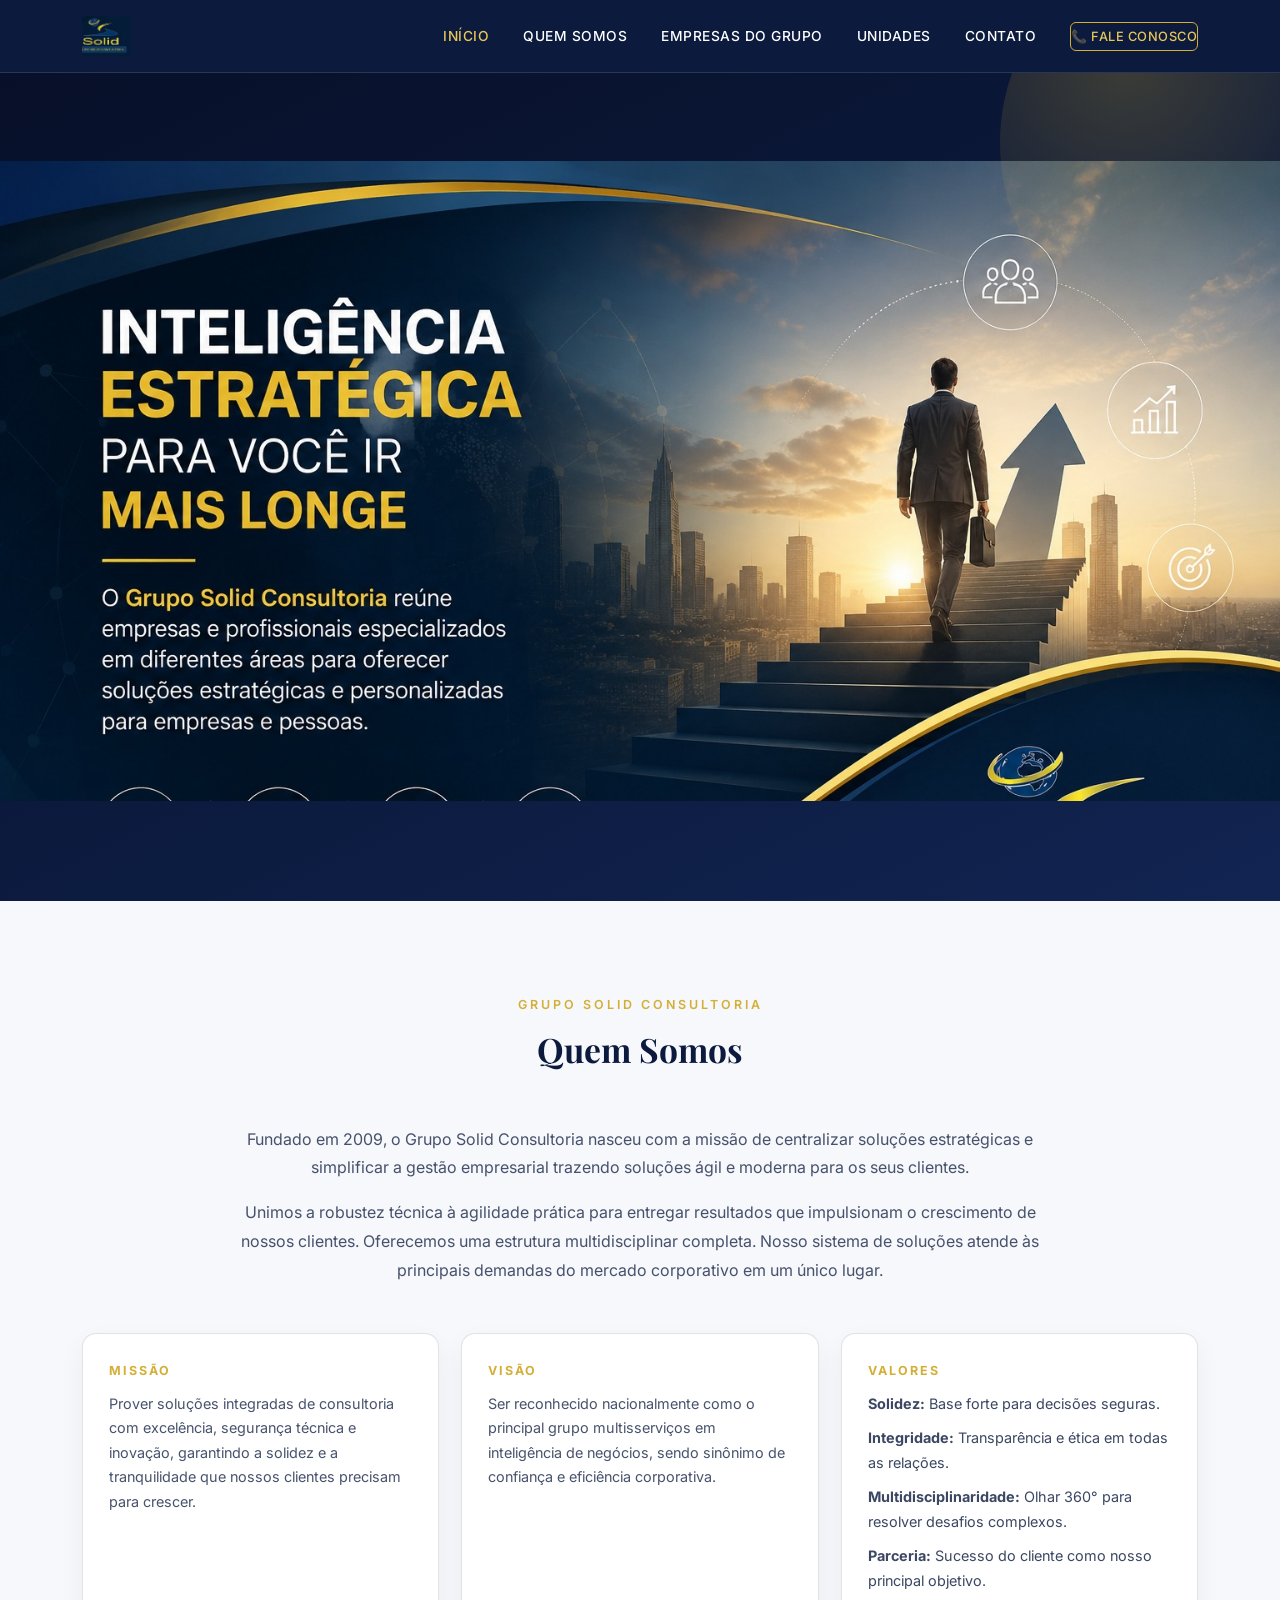
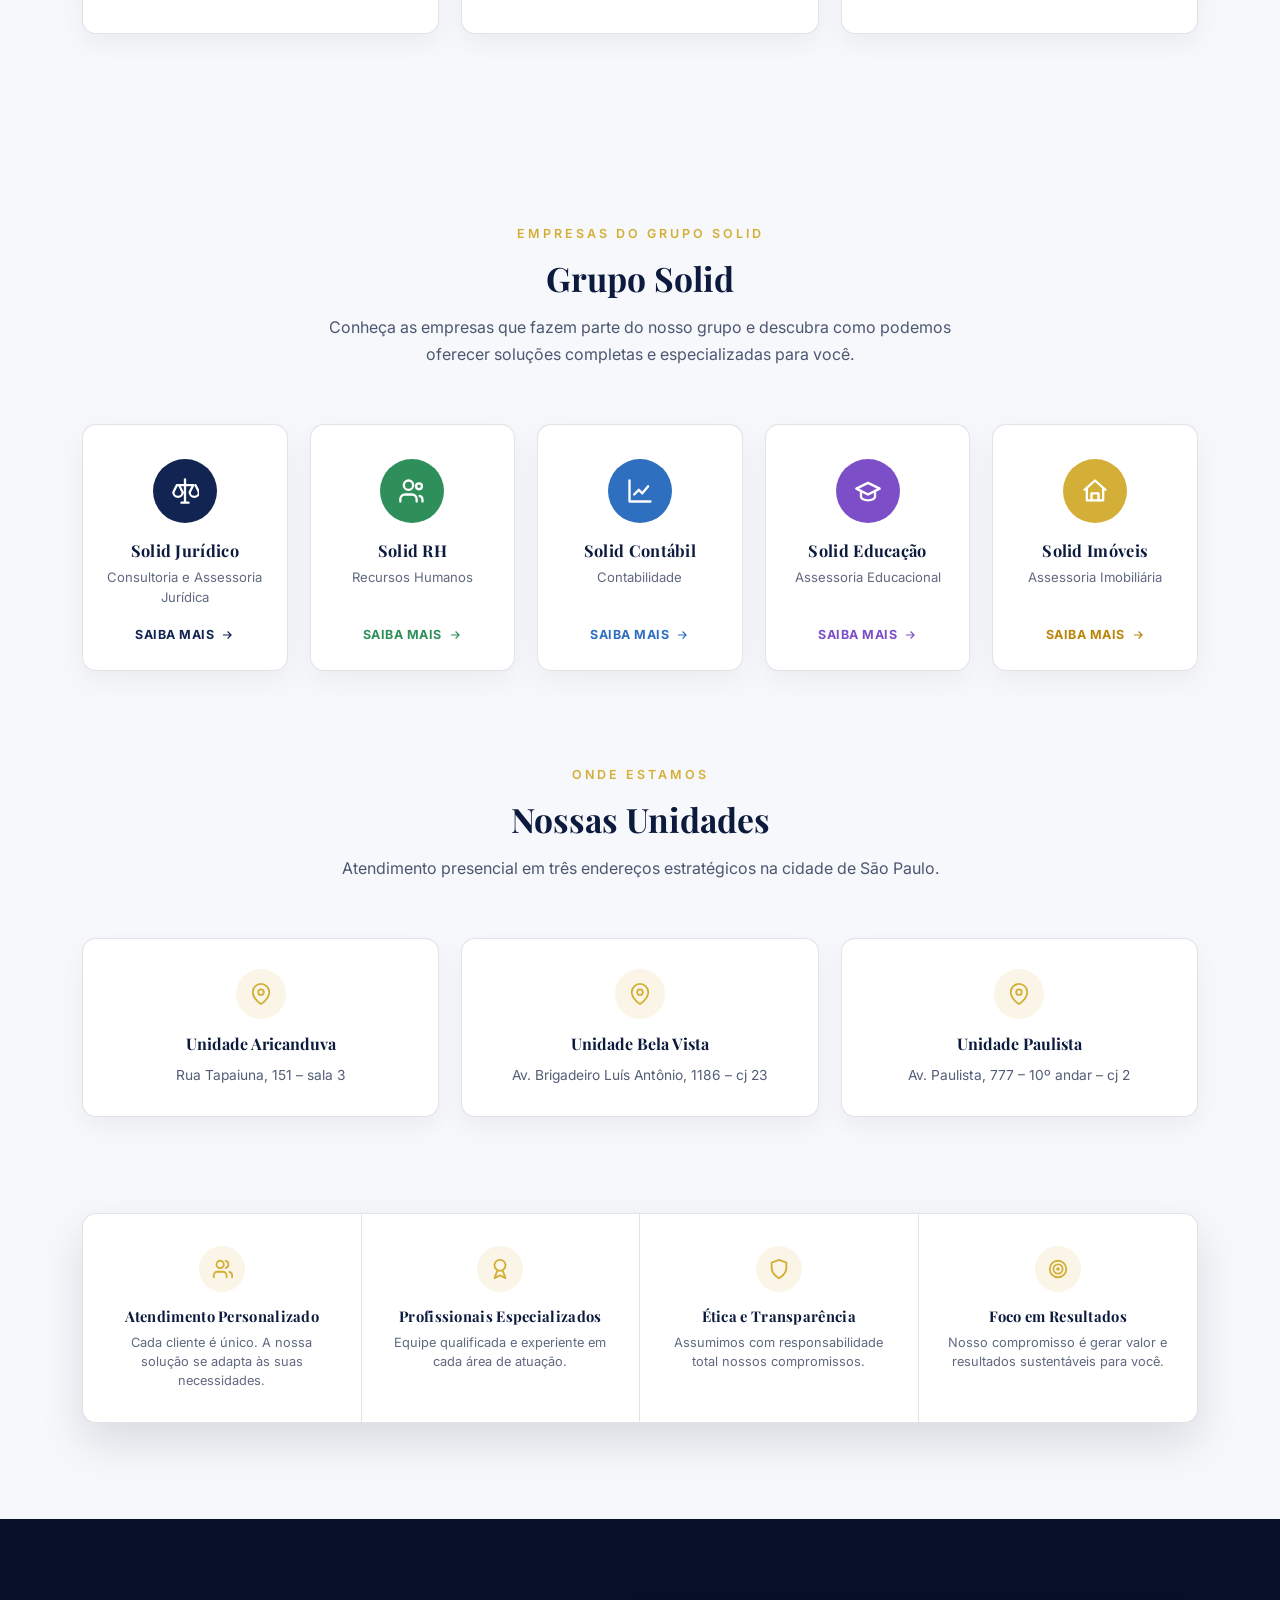
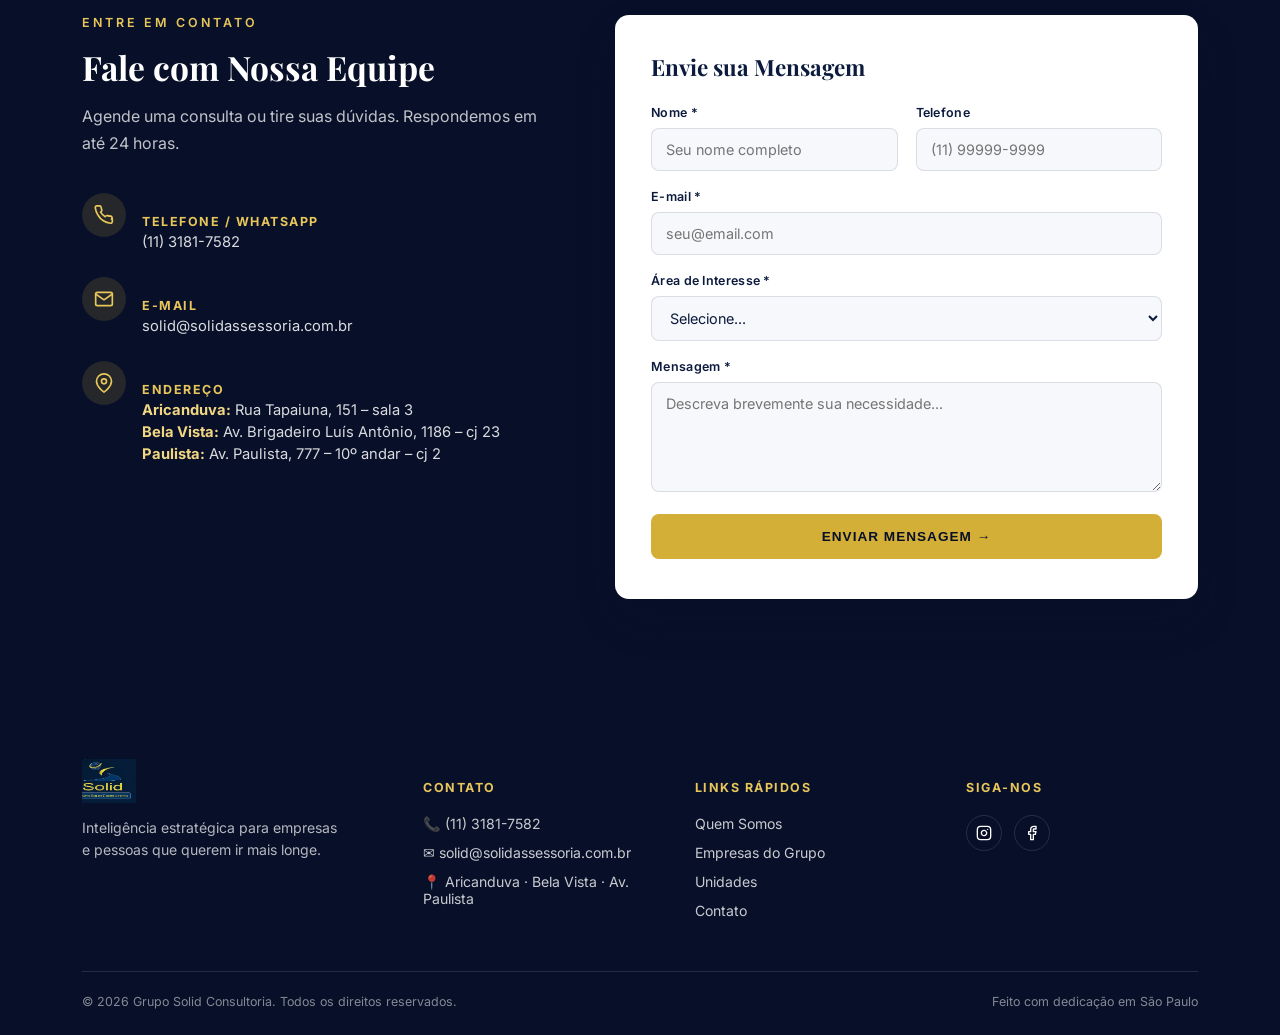
<file: index.html>
<!DOCTYPE html>
<html lang="pt-BR">
<head>
<meta charset="UTF-8">
<meta name="viewport" content="width=device-width, initial-scale=1.0">
<title>Grupo Solid | Inteligência Estratégica para Você Ir Mais Longe</title>
<link rel="preconnect" href="https://fonts.googleapis.com">
<link href="https://fonts.googleapis.com/css2?family=Playfair+Display:wght@600;700&family=Inter:wght@400;500;600;700&display=swap" rel="stylesheet">
<link rel="stylesheet" href="style.css">
</head>
<body>

<header class="site-header">
  <div class="header-inner">
    <a href="index.html" class="brand">
      <img src="logo-solid.jpg" alt="Grupo Solid Consultoria" class="brand-logo">
    </a>
    <button class="nav-toggle" aria-label="Abrir menu">&#9776;</button>
    <nav class="main-nav">
      <a href="index.html" class="active">Início</a>
      <a href="#quemsomos">Quem Somos</a>
      <a href="#empresas">Empresas do Grupo</a>
      <a href="#unidades">Unidades</a>
      <a href="#contato">Contato</a>
      <a href="#contato" class="cta-btn">&#128222; Fale Conosco</a>
    </nav>
  </div>
</header>

<section class="hero">
  <img
    class="hero-img-full"
    src="hero-solid.jpg"
    alt="Inteligência Estratégica para Você Ir Mais Longe – Grupo Solid Consultoria"
  />
</section>

<section class="section" id="quemsomos">
  <div class="container">
    <div class="section-head">
      <span class="eyebrow">Grupo Solid Consultoria</span>
      <h2>Quem Somos</h2>
    </div>
    <div class="about-copy" style="max-width:820px;margin:0 auto;text-align:center;">
      <p>Fundado em 2009, o Grupo Solid Consultoria nasceu com a missão de centralizar soluções estratégicas e simplificar a gestão empresarial trazendo soluções ágil e moderna para os seus clientes.</p>
      <p>Unimos a robustez técnica à agilidade prática para entregar resultados que impulsionam o crescimento de nossos clientes. Oferecemos uma estrutura multidisciplinar completa. Nosso sistema de soluções atende às principais demandas do mercado corporativo em um único lugar.</p>
    </div>

    <div class="mvv-grid">
      <div class="mvv-card">
        <h4>Missão</h4>
        <p>Prover soluções integradas de consultoria com excelência, segurança técnica e inovação, garantindo a solidez e a tranquilidade que nossos clientes precisam para crescer.</p>
      </div>
      <div class="mvv-card">
        <h4>Visão</h4>
        <p>Ser reconhecido nacionalmente como o principal grupo multisserviços em inteligência de negócios, sendo sinônimo de confiança e eficiência corporativa.</p>
      </div>
      <div class="mvv-card">
        <h4>Valores</h4>
        <ul>
          <li><strong>Solidez:</strong> Base forte para decisões seguras.</li>
          <li><strong>Integridade:</strong> Transparência e ética em todas as relações.</li>
          <li><strong>Multidisciplinaridade:</strong> Olhar 360° para resolver desafios complexos.</li>
          <li><strong>Parceria:</strong> Sucesso do cliente como nosso principal objetivo.</li>
        </ul>
      </div>
    </div>
  </div>
</section>

<section class="section companies" id="empresas">
  <div class="container">
    <div class="section-head">
      <span class="eyebrow">Empresas do Grupo Solid</span>
      <h2>Grupo Solid</h2>
      <p>Conheça as empresas que fazem parte do nosso grupo e descubra como podemos oferecer soluções completas e especializadas para você.</p>
    </div>

    <div class="card-grid">
      <a class="company-card" href="solid-juridico.html">
        <span class="card-icon icon-juridico">
          <svg viewBox="0 0 24 24" fill="none" stroke="currentColor" stroke-width="2" stroke-linecap="round" stroke-linejoin="round"><path d="M12 2v20M5 7l-3 6a4 4 0 0 0 8 0l-3-6M19 7l-3 6a4 4 0 0 0 8 0l-3-6M5 7h14M9 22h6"/></svg>
        </span>
        <h3>Solid Jurídico</h3>
        <p class="desc">Consultoria e Assessoria Jurídica</p>
        <span class="card-link link-juridico">Saiba Mais <svg viewBox="0 0 24 24" fill="none" stroke="currentColor" stroke-width="2"><path d="M5 12h14M13 6l6 6-6 6"/></svg></span>
      </a>

      <a class="company-card" href="solid-rh.html">
        <span class="card-icon icon-rh">
          <svg viewBox="0 0 24 24" fill="none" stroke="currentColor" stroke-width="2" stroke-linecap="round" stroke-linejoin="round"><circle cx="9" cy="7" r="4"/><path d="M2 21v-2a4 4 0 0 1 4-4h6a4 4 0 0 1 4 4v2"/><circle cx="18" cy="8" r="2.5"/><path d="M21 21v-1.5a3.5 3.5 0 0 0-2.5-3.36"/></svg>
        </span>
        <h3>Solid RH</h3>
        <p class="desc">Recursos Humanos</p>
        <span class="card-link link-rh">Saiba Mais <svg viewBox="0 0 24 24" fill="none" stroke="currentColor" stroke-width="2"><path d="M5 12h14M13 6l6 6-6 6"/></svg></span>
      </a>

      <a class="company-card" href="solid-contabil.html">
        <span class="card-icon icon-contabil">
          <svg viewBox="0 0 24 24" fill="none" stroke="currentColor" stroke-width="2" stroke-linecap="round" stroke-linejoin="round"><path d="M3 3v18h18"/><path d="M7 15l4-4 3 3 5-6"/></svg>
        </span>
        <h3>Solid Contábil</h3>
        <p class="desc">Contabilidade</p>
        <span class="card-link link-contabil">Saiba Mais <svg viewBox="0 0 24 24" fill="none" stroke="currentColor" stroke-width="2"><path d="M5 12h14M13 6l6 6-6 6"/></svg></span>
      </a>

      <a class="company-card" href="solid-educacao.html">
        <span class="card-icon icon-educacao">
          <svg viewBox="0 0 24 24" fill="none" stroke="currentColor" stroke-width="2" stroke-linecap="round" stroke-linejoin="round"><path d="M22 10L12 5 2 10l10 5 10-5z"/><path d="M6 12v5c0 1.7 2.7 3 6 3s6-1.3 6-3v-5"/></svg>
        </span>
        <h3>Solid Educação</h3>
        <p class="desc">Assessoria Educacional</p>
        <span class="card-link link-educacao">Saiba Mais <svg viewBox="0 0 24 24" fill="none" stroke="currentColor" stroke-width="2"><path d="M5 12h14M13 6l6 6-6 6"/></svg></span>
      </a>

      <a class="company-card" href="solid-imoveis.html">
        <span class="card-icon icon-imoveis">
          <svg viewBox="0 0 24 24" fill="none" stroke="currentColor" stroke-width="2" stroke-linecap="round" stroke-linejoin="round"><path d="M3 11l9-8 9 8"/><path d="M5 10v10h14V10"/><path d="M9 20v-6h6v6"/></svg>
        </span>
        <h3>Solid Imóveis</h3>
        <p class="desc">Assessoria Imobiliária</p>
        <span class="card-link link-imoveis">Saiba Mais <svg viewBox="0 0 24 24" fill="none" stroke="currentColor" stroke-width="2"><path d="M5 12h14M13 6l6 6-6 6"/></svg></span>
      </a>
    </div>
  </div>
</section>

<section class="section" id="unidades" style="padding-top:0;">
  <div class="container">
    <div class="section-head">
      <span class="eyebrow">Onde Estamos</span>
      <h2>Nossas Unidades</h2>
      <p>Atendimento presencial em três endereços estratégicos na cidade de São Paulo.</p>
    </div>
    <div class="units-grid">
      <div class="unit-card">
        <span class="unit-icon">
          <svg viewBox="0 0 24 24" fill="none" stroke="currentColor" stroke-width="2" stroke-linecap="round" stroke-linejoin="round"><path d="M21 10c0 7-9 13-9 13s-9-6-9-13a9 9 0 0 1 18 0z"/><circle cx="12" cy="10" r="3"/></svg>
        </span>
        <h4>Unidade Aricanduva</h4>
        <p>Rua Tapaiuna, 151 – sala 3</p>
      </div>
      <div class="unit-card">
        <span class="unit-icon">
          <svg viewBox="0 0 24 24" fill="none" stroke="currentColor" stroke-width="2" stroke-linecap="round" stroke-linejoin="round"><path d="M21 10c0 7-9 13-9 13s-9-6-9-13a9 9 0 0 1 18 0z"/><circle cx="12" cy="10" r="3"/></svg>
        </span>
        <h4>Unidade Bela Vista</h4>
        <p>Av. Brigadeiro Luís Antônio, 1186 – cj 23</p>
      </div>
      <div class="unit-card">
        <span class="unit-icon">
          <svg viewBox="0 0 24 24" fill="none" stroke="currentColor" stroke-width="2" stroke-linecap="round" stroke-linejoin="round"><path d="M21 10c0 7-9 13-9 13s-9-6-9-13a9 9 0 0 1 18 0z"/><circle cx="12" cy="10" r="3"/></svg>
        </span>
        <h4>Unidade Paulista</h4>
        <p>Av. Paulista, 777 – 10º andar – cj 2</p>
      </div>
    </div>
  </div>
</section>

<section class="section" style="padding-top:0;">
  <div class="container">
    <div class="feature-strip">
      <div class="feature">
        <span class="ficon"><svg viewBox="0 0 24 24" fill="none" stroke="currentColor" stroke-width="2" stroke-linecap="round" stroke-linejoin="round"><path d="M17 21v-2a4 4 0 0 0-4-4H7a4 4 0 0 0-4 4v2"/><circle cx="10" cy="7" r="4"/><path d="M23 21v-2a4 4 0 0 0-3-3.87"/><path d="M16 3.13a4 4 0 0 1 0 7.75"/></svg></span>
        <h4>Atendimento Personalizado</h4>
        <p>Cada cliente é único. A nossa solução se adapta às suas necessidades.</p>
      </div>
      <div class="feature">
        <span class="ficon"><svg viewBox="0 0 24 24" fill="none" stroke="currentColor" stroke-width="2" stroke-linecap="round" stroke-linejoin="round"><circle cx="12" cy="8" r="6"/><path d="M9 14l-3 8 6-3 6 3-3-8"/></svg></span>
        <h4>Profissionais Especializados</h4>
        <p>Equipe qualificada e experiente em cada área de atuação.</p>
      </div>
      <div class="feature">
        <span class="ficon"><svg viewBox="0 0 24 24" fill="none" stroke="currentColor" stroke-width="2" stroke-linecap="round" stroke-linejoin="round"><path d="M12 22s8-4 8-11V5l-8-3-8 3v6c0 7 8 11 8 11z"/></svg></span>
        <h4>Ética e Transparência</h4>
        <p>Assumimos com responsabilidade total nossos compromissos.</p>
      </div>
      <div class="feature">
        <span class="ficon"><svg viewBox="0 0 24 24" fill="none" stroke="currentColor" stroke-width="2" stroke-linecap="round" stroke-linejoin="round"><circle cx="12" cy="12" r="9"/><circle cx="12" cy="12" r="5"/><circle cx="12" cy="12" r="1"/></svg></span>
        <h4>Foco em Resultados</h4>
        <p>Nosso compromisso é gerar valor e resultados sustentáveis para você.</p>
      </div>
    </div>
  </div>
</section>

<section class="contact-section" id="contato">
  <div class="container">
    <div class="contact-grid">
      <div class="contact-info">
        <span class="eyebrow">Entre em Contato</span>
        <h2>Fale com Nossa Equipe</h2>
        <p>Agende uma consulta ou tire suas dúvidas. Respondemos em até 24 horas.</p>

        <div class="contact-item">
          <span class="icon">
            <svg viewBox="0 0 24 24" fill="none" stroke="currentColor" stroke-width="2" stroke-linecap="round" stroke-linejoin="round">
              <path d="M22 16.92v3a2 2 0 0 1-2.18 2 19.79 19.79 0 0 1-8.63-3.07A19.5 19.5 0 0 1 4.69 12 19.79 19.79 0 0 1 1.58 3.5 2 2 0 0 1 3.55 1h3a2 2 0 0 1 2 1.72c.127.96.361 1.903.7 2.81a2 2 0 0 1-.45 2.11L7.91 8.5a16 16 0 0 0 5.56 5.56l.87-.87a2 2 0 0 1 2.11-.45c.907.339 1.85.573 2.81.7A2 2 0 0 1 21 16.92z"/>
            </svg>
          </span>
          <div>
            <h5>Telefone / WhatsApp</h5>
            <p>(11) 3181-7582</p>
          </div>
        </div>

        <div class="contact-item">
          <span class="icon">
            <svg viewBox="0 0 24 24" fill="none" stroke="currentColor" stroke-width="2" stroke-linecap="round" stroke-linejoin="round">
              <path d="M4 4h16c1.1 0 2 .9 2 2v12c0 1.1-.9 2-2 2H4c-1.1 0-2-.9-2-2V6c0-1.1.9-2 2-2z"/>
              <polyline points="22,6 12,13 2,6"/>
            </svg>
          </span>
          <div>
            <h5>E-mail</h5>
            <p>solid@solidassessoria.com.br</p>
          </div>
        </div>

        <div class="contact-item">
          <span class="icon">
            <svg viewBox="0 0 24 24" fill="none" stroke="currentColor" stroke-width="2" stroke-linecap="round" stroke-linejoin="round">
              <path d="M21 10c0 7-9 13-9 13s-9-6-9-13a9 9 0 0 1 18 0z"/>
              <circle cx="12" cy="10" r="3"/>
            </svg>
          </span>
          <div>
            <h5>Endereço</h5>
            <p><strong>Aricanduva:</strong> Rua Tapaiuna, 151 – sala 3</p>
            <p><strong>Bela Vista:</strong> Av. Brigadeiro Luís Antônio, 1186 – cj 23</p>
            <p><strong>Paulista:</strong> Av. Paulista, 777 – 10º andar – cj 2</p>
          </div>
        </div>
      </div>

      <div class="contact-form">
        <h3>Envie sua Mensagem</h3>
        <form id="contactForm">
          <div class="form-row">
            <div class="form-group">
              <label for="nome">Nome *</label>
              <input type="text" id="nome" name="nome" placeholder="Seu nome completo" required>
            </div>
            <div class="form-group">
              <label for="telefone">Telefone</label>
              <input type="tel" id="telefone" name="telefone" placeholder="(11) 99999-9999">
            </div>
          </div>
          <div class="form-group full">
            <label for="email">E-mail *</label>
            <input type="email" id="email" name="email" placeholder="seu@email.com" required>
          </div>
          <div class="form-group full">
            <label for="area">Área de Interesse *</label>
            <select id="area" name="area" required>
              <option value="">Selecione...</option>
              <option value="juridico">Solid Jurídico</option>
              <option value="rh">Solid RH</option>
              <option value="contabil">Solid Contábil</option>
              <option value="educacao">Solid Educação</option>
              <option value="imoveis">Solid Imóveis</option>
              <option value="outro">Outro assunto</option>
            </select>
          </div>
          <div class="form-group full">
            <label for="mensagem">Mensagem *</label>
            <textarea id="mensagem" name="mensagem" placeholder="Descreva brevemente sua necessidade..." required></textarea>
          </div>
          <button type="submit" class="btn-submit">Enviar Mensagem &#8594;</button>
        </form>
        <div class="form-success" id="formSuccess">
          ✅ Redirecionando para o WhatsApp da Solid...
        </div>
      </div>
    </div>
  </div>
</section>

<footer class="site-footer">
  <div class="container">
    <div class="footer-grid">
      <div class="footer-brand">
        <div class="brand" style="margin-bottom:14px;">
          <img src="logo-solid.jpg" alt="Grupo Solid Consultoria" class="footer-logo">
        </div>
        <p>Inteligência estratégica para empresas e pessoas que querem ir mais longe.</p>
      </div>
      <div>
        <h5>Contato</h5>
        <ul>
          <li>&#128222; (11) 3181-7582</li>
          <li>&#9993; solid@solidassessoria.com.br</li>
          <li>&#128205; Aricanduva · Bela Vista · Av. Paulista</li>
        </ul>
      </div>
      <div>
        <h5>Links Rápidos</h5>
        <ul>
          <li><a href="#quemsomos">Quem Somos</a></li>
          <li><a href="#empresas">Empresas do Grupo</a></li>
          <li><a href="#unidades">Unidades</a></li>
          <li><a href="#contato">Contato</a></li>
        </ul>
      </div>
      <div>
        <h5>Siga-nos</h5>
        <div class="socials">
          <a href="https://www.instagram.com/solid_consultoria/" target="_blank" rel="noopener" aria-label="Instagram">
            <svg viewBox="0 0 24 24" width="16" height="16" fill="none" stroke="currentColor" stroke-width="2" stroke-linecap="round" stroke-linejoin="round"><rect x="2" y="2" width="20" height="20" rx="5"/><path d="M16 11.37A4 4 0 1 1 12.63 8 4 4 0 0 1 16 11.37z"/><line x1="17.5" y1="6.5" x2="17.5" y2="6.5"/></svg>
          </a>
          <a href="https://www.facebook.com/share/1BtYJmy3qK/?mibextid=wwXIfr" target="_blank" rel="noopener" aria-label="Facebook">
            <svg viewBox="0 0 24 24" width="16" height="16" fill="none" stroke="currentColor" stroke-width="2" stroke-linecap="round" stroke-linejoin="round"><path d="M18 2h-3a5 5 0 0 0-5 5v3H7v4h3v8h4v-8h3l1-4h-4V7a1 1 0 0 1 1-1h3z"/></svg>
          </a>
        </div>
      </div>
    </div>
    <div class="footer-bottom">
      <span>&copy; 2026 Grupo Solid Consultoria. Todos os direitos reservados.</span>
      <span>Feito com dedicação em São Paulo</span>
    </div>
  </div>
</footer>

<script src="script.js?v=3"></script>
</body>
</html>
</file>
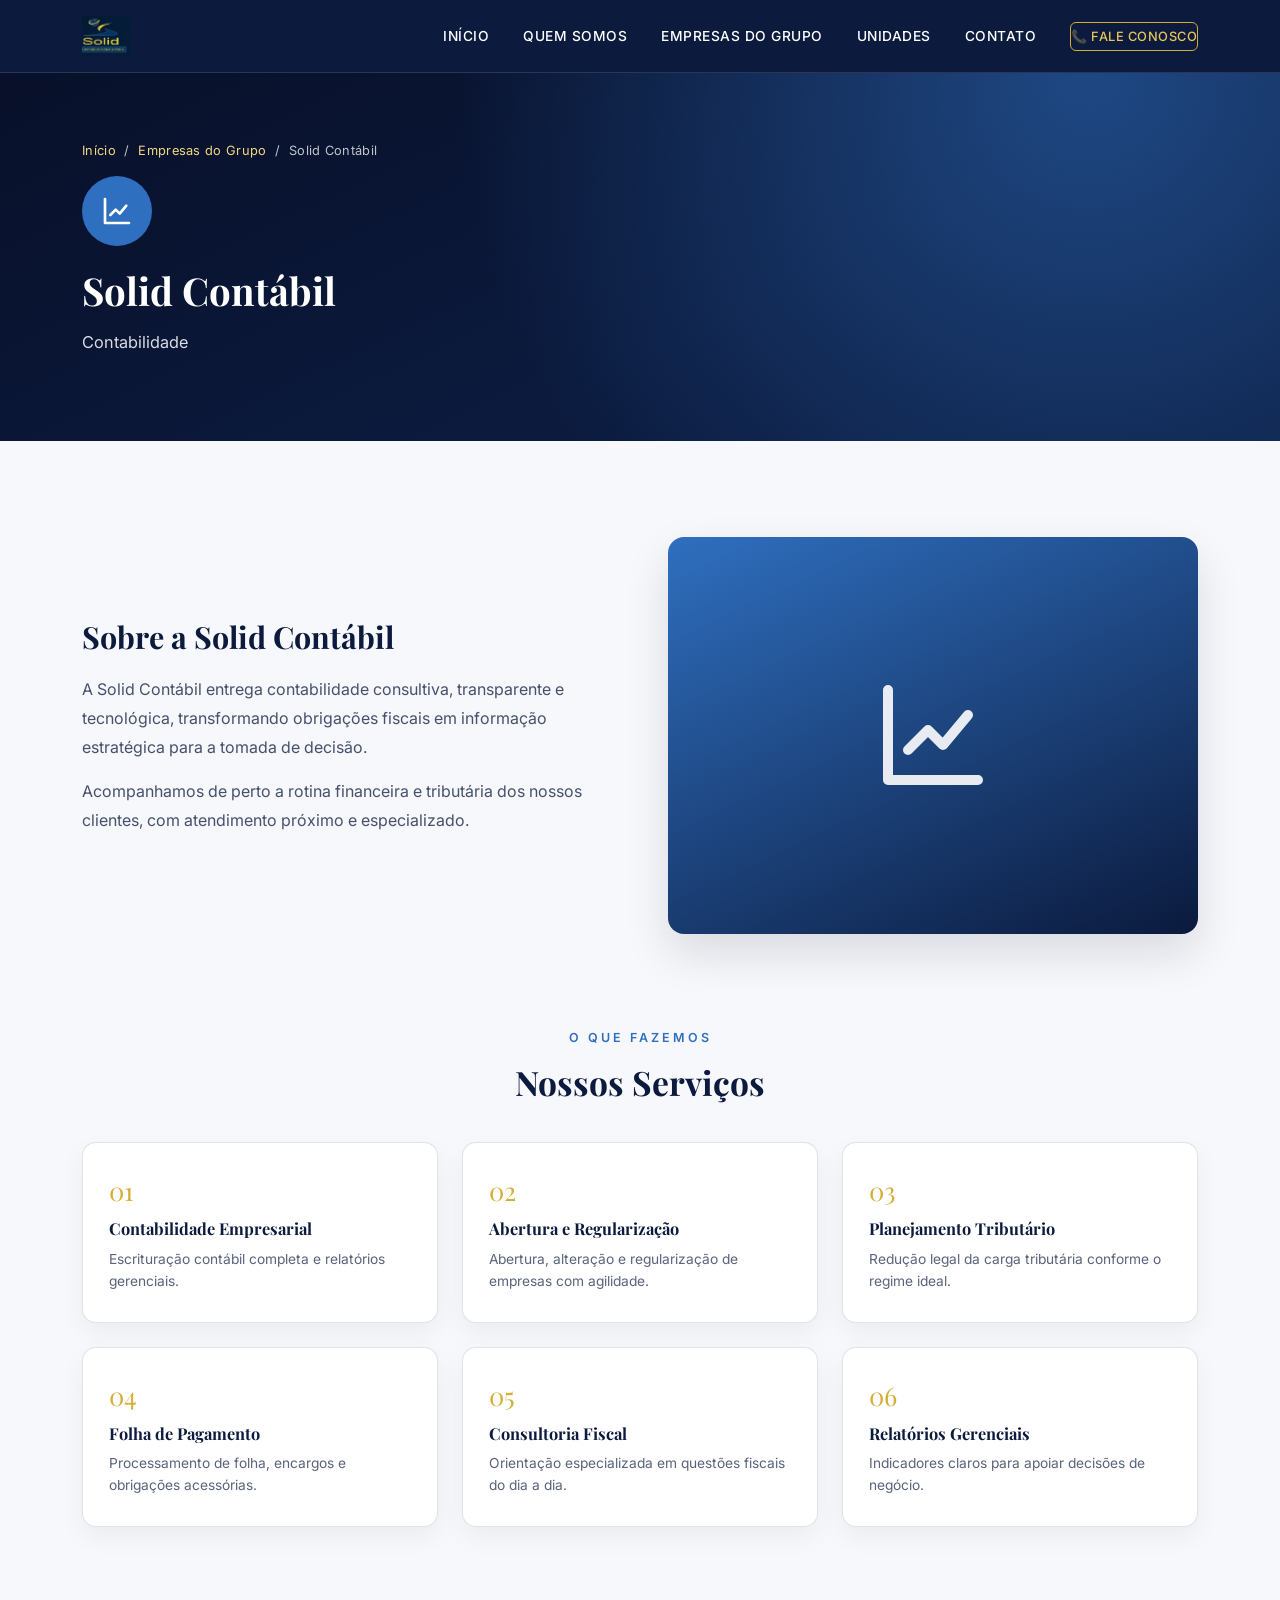
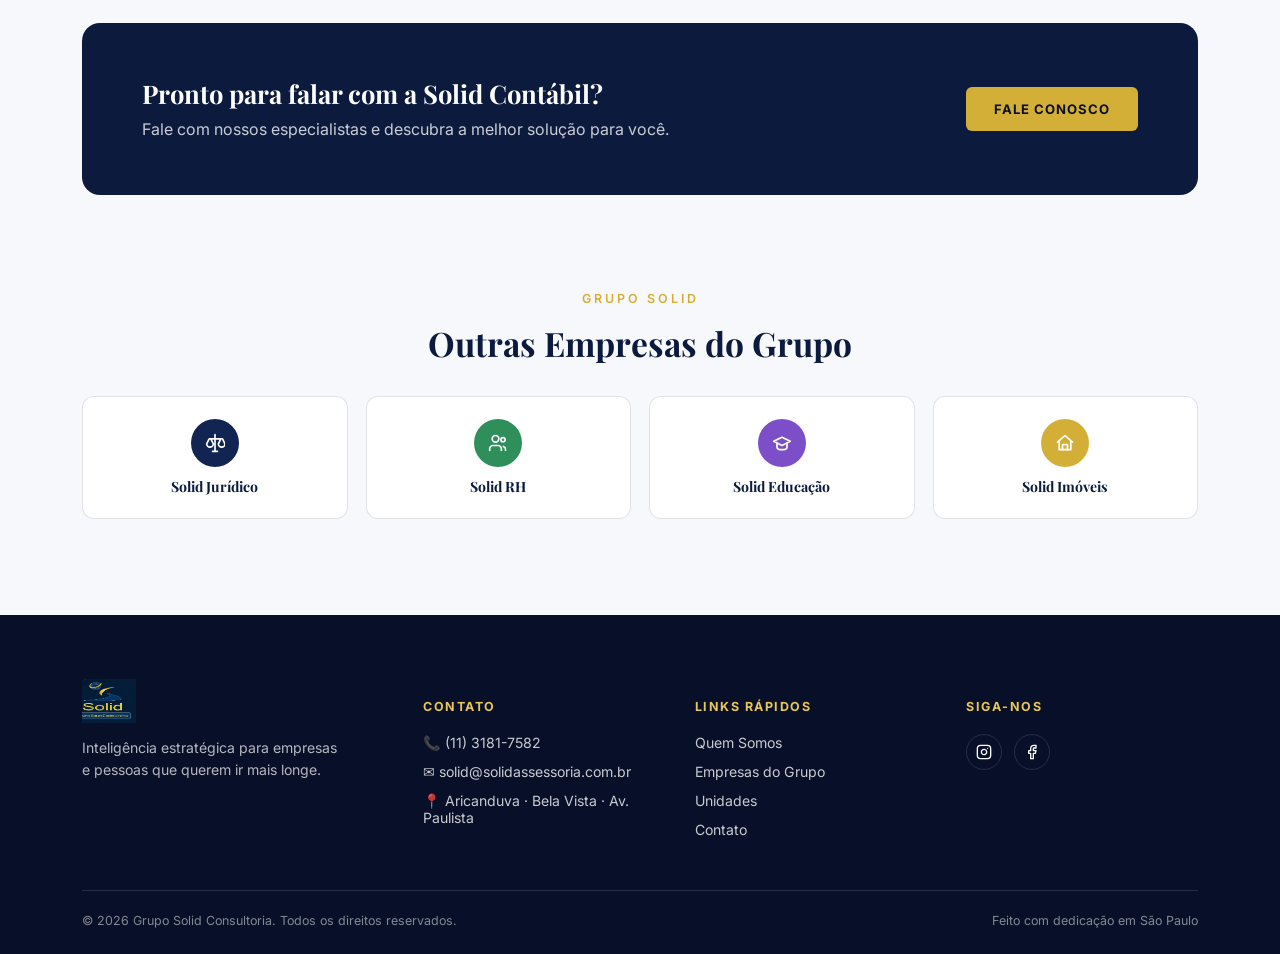
<file: solid-contabil.html>
<!DOCTYPE html>
<html lang="pt-BR">
<head>
<meta charset="UTF-8">
<meta name="viewport" content="width=device-width, initial-scale=1.0">
<title>Solid Contábil | Grupo Solid Consultoria</title>
<link rel="preconnect" href="https://fonts.googleapis.com">
<link href="https://fonts.googleapis.com/css2?family=Playfair+Display:wght@600;700&family=Inter:wght@400;500;600;700&display=swap" rel="stylesheet">
<link rel="stylesheet" href="style.css">
</head>
<body>

<header class="site-header">
  <div class="header-inner">
    <a href="index.html" class="brand">
      <img src="logo-solid.jpg" alt="Grupo Solid Consultoria" class="brand-logo">
    </a>
    <button class="nav-toggle" aria-label="Abrir menu">&#9776;</button>
    <nav class="main-nav">
      <a href="index.html">Início</a>
      <a href="index.html#quemsomos">Quem Somos</a>
      <a href="index.html#empresas">Empresas do Grupo</a>
      <a href="index.html#unidades">Unidades</a>
      <a href="index.html#contato">Contato</a>
      <a href="index.html#contato" class="cta-btn">&#128222; Fale Conosco</a>
    </nav>
  </div>
</header>

<section class="page-hero" style="background:radial-gradient(circle at 85% 0%, rgba(47,111,191,.55), transparent 55%), linear-gradient(155deg,var(--navy-950),var(--navy-900) 60%);">
  <div class="container">
    <div class="breadcrumb"><a href="index.html">Início</a> &nbsp;/&nbsp; <a href="index.html#empresas">Empresas do Grupo</a> &nbsp;/&nbsp; Solid Contábil</div>
    <span class="icon-badge" style="background:#2f6fbf;"><svg viewBox="0 0 24 24" fill="none" stroke="currentColor" stroke-width="2" stroke-linecap="round" stroke-linejoin="round"><path d="M3 3v18h18"/><path d="M7 15l4-4 3 3 5-6"/></svg></span>
    <h1>Solid Contábil</h1>
    <p>Contabilidade</p>
  </div>
</section>

<section class="section">
  <div class="container about-grid">
    <div class="about-copy">
      <h2>Sobre a Solid Contábil</h2>
      <p>A Solid Contábil entrega contabilidade consultiva, transparente e tecnológica, transformando obrigações fiscais em informação estratégica para a tomada de decisão.</p>
      <p>Acompanhamos de perto a rotina financeira e tributária dos nossos clientes, com atendimento próximo e especializado.</p>
    </div>
    <div class="about-visual" style="background:linear-gradient(155deg, #2f6fbf, var(--navy-900));">
      <svg viewBox="0 0 24 24" fill="none" stroke="currentColor" stroke-width="2" stroke-linecap="round" stroke-linejoin="round"><path d="M3 3v18h18"/><path d="M7 15l4-4 3 3 5-6"/></svg>
    </div>
  </div>
</section>

<section class="section" style="padding-top:0;">
  <div class="container">
    <div class="section-head" style="margin-bottom:40px;">
      <span class="eyebrow" style="color:#2f6fbf;">O Que Fazemos</span>
      <h2>Nossos Serviços</h2>
    </div>
    <div class="services-grid">
            <div class="service-item">
        <span class="num">01</span>
        <h4>Contabilidade Empresarial</h4>
        <p>Escrituração contábil completa e relatórios gerenciais.</p>
      </div>
      <div class="service-item">
        <span class="num">02</span>
        <h4>Abertura e Regularização</h4>
        <p>Abertura, alteração e regularização de empresas com agilidade.</p>
      </div>
      <div class="service-item">
        <span class="num">03</span>
        <h4>Planejamento Tributário</h4>
        <p>Redução legal da carga tributária conforme o regime ideal.</p>
      </div>
      <div class="service-item">
        <span class="num">04</span>
        <h4>Folha de Pagamento</h4>
        <p>Processamento de folha, encargos e obrigações acessórias.</p>
      </div>
      <div class="service-item">
        <span class="num">05</span>
        <h4>Consultoria Fiscal</h4>
        <p>Orientação especializada em questões fiscais do dia a dia.</p>
      </div>
      <div class="service-item">
        <span class="num">06</span>
        <h4>Relatórios Gerenciais</h4>
        <p>Indicadores claros para apoiar decisões de negócio.</p>
      </div>
    </div>
  </div>
</section>

<section class="section" style="padding-top:0;">
  <div class="container">
    <div class="cta-band">
      <div>
        <h3>Pronto para falar com a Solid Contábil?</h3>
        <p>Fale com nossos especialistas e descubra a melhor solução para você.</p>
      </div>
      <a href="index.html#contato" class="btn-solid">Fale Conosco</a>
    </div>
  </div>
</section>

<section class="section other-services" style="padding-top:0;">
  <div class="container">
    <div class="section-head" style="margin-bottom:34px;">
      <span class="eyebrow">Grupo Solid</span>
      <h2>Outras Empresas do Grupo</h2>
    </div>
    <div class="mini-card-grid">
            <a class="mini-card" href="solid-juridico.html">
        <span class="card-icon icon-juridico"><svg viewBox="0 0 24 24" fill="none" stroke="currentColor" stroke-width="2" stroke-linecap="round" stroke-linejoin="round"><path d="M12 2v20M5 7l-3 6a4 4 0 0 0 8 0l-3-6M19 7l-3 6a4 4 0 0 0 8 0l-3-6M5 7h14M9 22h6"/></svg></span>
        <h4>Solid Jurídico</h4>
      </a>
      <a class="mini-card" href="solid-rh.html">
        <span class="card-icon icon-rh"><svg viewBox="0 0 24 24" fill="none" stroke="currentColor" stroke-width="2" stroke-linecap="round" stroke-linejoin="round"><circle cx="9" cy="7" r="4"/><path d="M2 21v-2a4 4 0 0 1 4-4h6a4 4 0 0 1 4 4v2"/><circle cx="18" cy="8" r="2.5"/><path d="M21 21v-1.5a3.5 3.5 0 0 0-2.5-3.36"/></svg></span>
        <h4>Solid RH</h4>
      </a>
      <a class="mini-card" href="solid-educacao.html">
        <span class="card-icon icon-educacao"><svg viewBox="0 0 24 24" fill="none" stroke="currentColor" stroke-width="2" stroke-linecap="round" stroke-linejoin="round"><path d="M22 10L12 5 2 10l10 5 10-5z"/><path d="M6 12v5c0 1.7 2.7 3 6 3s6-1.3 6-3v-5"/></svg></span>
        <h4>Solid Educação</h4>
      </a>
      <a class="mini-card" href="solid-imoveis.html">
        <span class="card-icon icon-imoveis"><svg viewBox="0 0 24 24" fill="none" stroke="currentColor" stroke-width="2" stroke-linecap="round" stroke-linejoin="round"><path d="M3 11l9-8 9 8"/><path d="M5 10v10h14V10"/><path d="M9 20v-6h6v6"/></svg></span>
        <h4>Solid Imóveis</h4>
      </a>
    </div>
  </div>
</section>

<footer class="site-footer" id="contato">
  <div class="container">
    <div class="footer-grid">
      <div class="footer-brand">
        <div class="brand" style="margin-bottom:14px;">
          <img src="logo-solid.jpg" alt="Grupo Solid Consultoria" class="footer-logo">
        </div>
        <p>Inteligência estratégica para empresas e pessoas que querem ir mais longe.</p>
      </div>
      <div>
        <h5>Contato</h5>
        <ul>
          <li>&#128222; (11) 3181-7582</li>
          <li>&#9993; solid@solidassessoria.com.br</li>
          <li>&#128205; Aricanduva · Bela Vista · Av. Paulista</li>
        </ul>
      </div>
      <div>
        <h5>Links Rápidos</h5>
        <ul>
          <li><a href="index.html#quemsomos">Quem Somos</a></li>
          <li><a href="index.html#empresas">Empresas do Grupo</a></li>
          <li><a href="index.html#unidades">Unidades</a></li>
          <li><a href="index.html#contato">Contato</a></li>
        </ul>
      </div>
      <div>
        <h5>Siga-nos</h5>
        <div class="socials">
          <a href="https://www.instagram.com/solid_consultoria?igsh=MWRlOHA1YjNyaHc4dw%3D%3D&utm_source=qr" target="_blank" rel="noopener" aria-label="Instagram">
            <svg viewBox="0 0 24 24" width="16" height="16" fill="none" stroke="currentColor" stroke-width="2" stroke-linecap="round" stroke-linejoin="round"><rect x="2" y="2" width="20" height="20" rx="5"/><path d="M16 11.37A4 4 0 1 1 12.63 8 4 4 0 0 1 16 11.37z"/><line x1="17.5" y1="6.5" x2="17.5" y2="6.5"/></svg>
          </a>
          <a href="https://www.facebook.com/share/1BtYJmy3qK/?mibextid=wwXIfr" target="_blank" rel="noopener" aria-label="Facebook">
            <svg viewBox="0 0 24 24" width="16" height="16" fill="none" stroke="currentColor" stroke-width="2" stroke-linecap="round" stroke-linejoin="round"><path d="M18 2h-3a5 5 0 0 0-5 5v3H7v4h3v8h4v-8h3l1-4h-4V7a1 1 0 0 1 1-1h3z"/></svg>
          </a>
        </div>
      </div>
    </div>
    <div class="footer-bottom">
      <span>&copy; 2026 Grupo Solid Consultoria. Todos os direitos reservados.</span>
      <span>Feito com dedicação em São Paulo</span>
    </div>
  </div>
</footer>

<script src="script.js"></script>
</body>
</html>
</file>
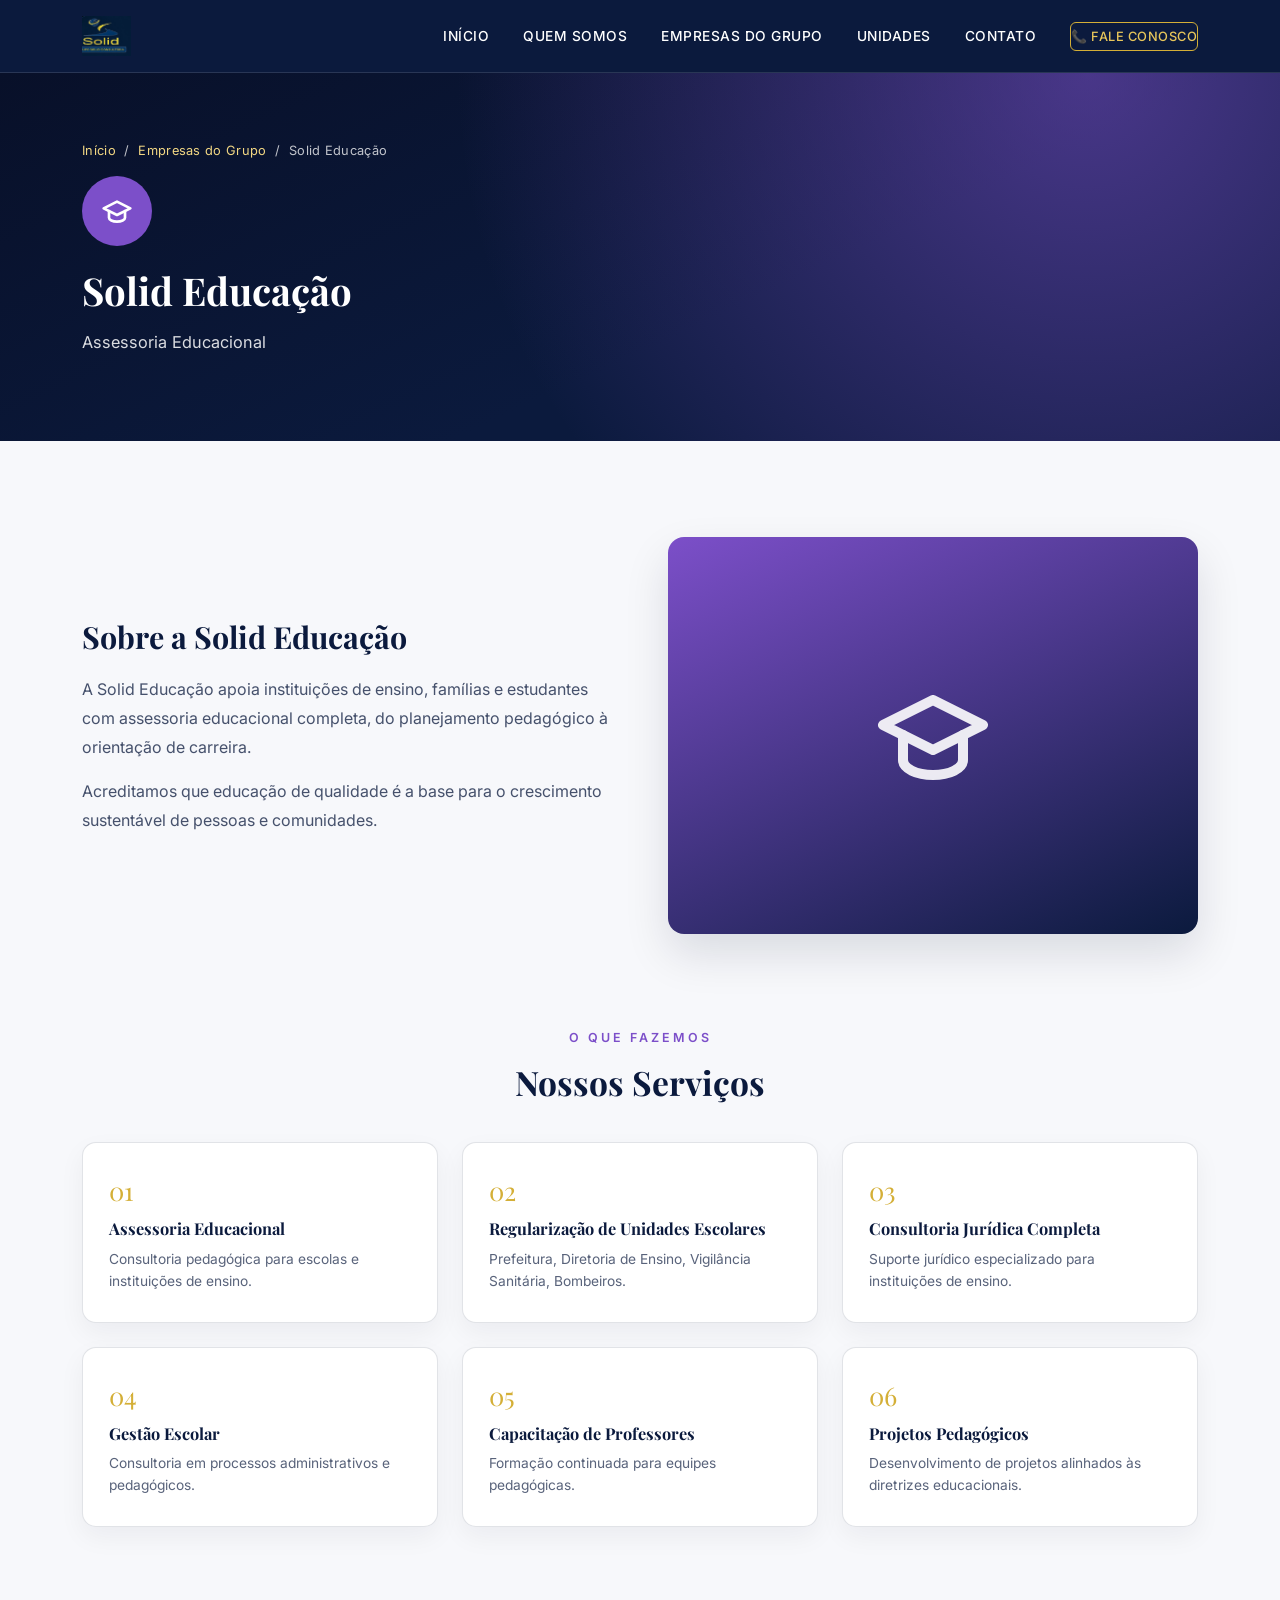
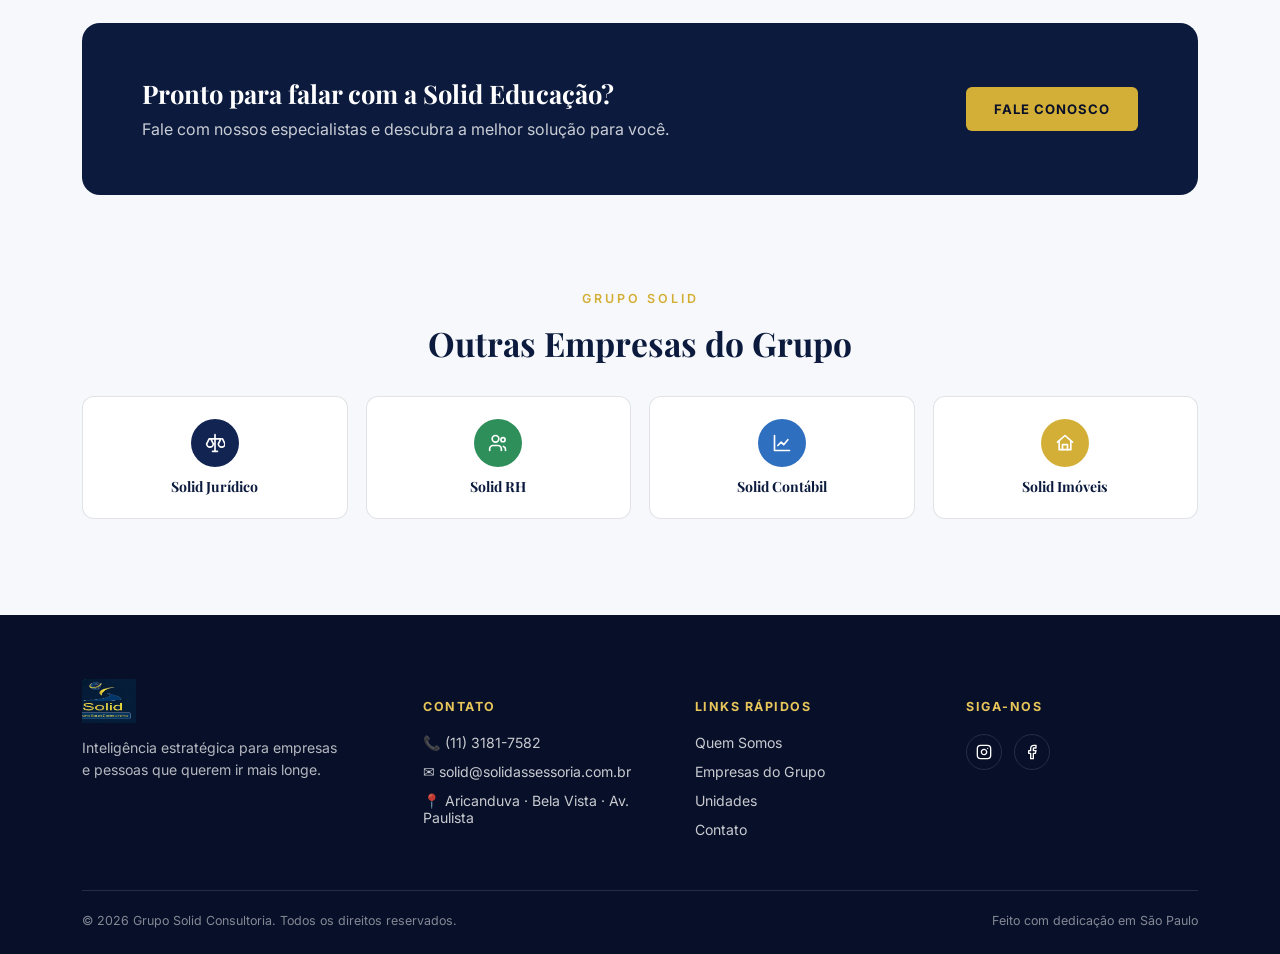
<file: solid-educacao.html>
<!DOCTYPE html>
<html lang="pt-BR">
<head>
<meta charset="UTF-8">
<meta name="viewport" content="width=device-width, initial-scale=1.0">
<title>Solid Educação | Grupo Solid Consultoria</title>
<link rel="preconnect" href="https://fonts.googleapis.com">
<link href="https://fonts.googleapis.com/css2?family=Playfair+Display:wght@600;700&family=Inter:wght@400;500;600;700&display=swap" rel="stylesheet">
<link rel="stylesheet" href="style.css">
</head>
<body>

<header class="site-header">
  <div class="header-inner">
    <a href="index.html" class="brand">
      <img src="logo-solid.jpg" alt="Grupo Solid Consultoria" class="brand-logo">
    </a>
    <button class="nav-toggle" aria-label="Abrir menu">&#9776;</button>
    <nav class="main-nav">
      <a href="index.html">Início</a>
      <a href="index.html#quemsomos">Quem Somos</a>
      <a href="index.html#empresas">Empresas do Grupo</a>
      <a href="index.html#unidades">Unidades</a>
      <a href="index.html#contato">Contato</a>
      <a href="index.html#contato" class="cta-btn">&#128222; Fale Conosco</a>
    </nav>
  </div>
</header>

<section class="page-hero" style="background:radial-gradient(circle at 85% 0%, rgba(124,79,201,.55), transparent 55%), linear-gradient(155deg,var(--navy-950),var(--navy-900) 60%);">
  <div class="container">
    <div class="breadcrumb"><a href="index.html">Início</a> &nbsp;/&nbsp; <a href="index.html#empresas">Empresas do Grupo</a> &nbsp;/&nbsp; Solid Educação</div>
    <span class="icon-badge" style="background:#7c4fc9;"><svg viewBox="0 0 24 24" fill="none" stroke="currentColor" stroke-width="2" stroke-linecap="round" stroke-linejoin="round"><path d="M22 10L12 5 2 10l10 5 10-5z"/><path d="M6 12v5c0 1.7 2.7 3 6 3s6-1.3 6-3v-5"/></svg></span>
    <h1>Solid Educação</h1>
    <p>Assessoria Educacional</p>
  </div>
</section>

<section class="section">
  <div class="container about-grid">
    <div class="about-copy">
      <h2>Sobre a Solid Educação</h2>
      <p>A Solid Educação apoia instituições de ensino, famílias e estudantes com assessoria educacional completa, do planejamento pedagógico à orientação de carreira.</p>
      <p>Acreditamos que educação de qualidade é a base para o crescimento sustentável de pessoas e comunidades.</p>
    </div>
    <div class="about-visual" style="background:linear-gradient(155deg, #7c4fc9, var(--navy-900));">
      <svg viewBox="0 0 24 24" fill="none" stroke="currentColor" stroke-width="2" stroke-linecap="round" stroke-linejoin="round"><path d="M22 10L12 5 2 10l10 5 10-5z"/><path d="M6 12v5c0 1.7 2.7 3 6 3s6-1.3 6-3v-5"/></svg>
    </div>
  </div>
</section>

<section class="section" style="padding-top:0;">
  <div class="container">
    <div class="section-head" style="margin-bottom:40px;">
      <span class="eyebrow" style="color:#7c4fc9;">O Que Fazemos</span>
      <h2>Nossos Serviços</h2>
    </div>
    <div class="services-grid">
            <div class="service-item">
        <span class="num">01</span>
        <h4>Assessoria Educacional</h4>
        <p>Consultoria pedagógica para escolas e instituições de ensino.</p>
      </div>
      <div class="service-item">
        <span class="num">02</span>
        <h4>Regularização de Unidades Escolares</h4>
        <p>Prefeitura, Diretoria de Ensino, Vigilância Sanitária, Bombeiros.</p>
      </div>
      <div class="service-item">
        <span class="num">03</span>
        <h4>Consultoria Jurídica Completa</h4>
        <p>Suporte jurídico especializado para instituições de ensino.</p>
      </div>
      <div class="service-item">
        <span class="num">04</span>
        <h4>Gestão Escolar</h4>
        <p>Consultoria em processos administrativos e pedagógicos.</p>
      </div>
      <div class="service-item">
        <span class="num">05</span>
        <h4>Capacitação de Professores</h4>
        <p>Formação continuada para equipes pedagógicas.</p>
      </div>
      <div class="service-item">
        <span class="num">06</span>
        <h4>Projetos Pedagógicos</h4>
        <p>Desenvolvimento de projetos alinhados às diretrizes educacionais.</p>
      </div>
    </div>
  </div>
</section>

<section class="section" style="padding-top:0;">
  <div class="container">
    <div class="cta-band">
      <div>
        <h3>Pronto para falar com a Solid Educação?</h3>
        <p>Fale com nossos especialistas e descubra a melhor solução para você.</p>
      </div>
      <a href="index.html#contato" class="btn-solid">Fale Conosco</a>
    </div>
  </div>
</section>

<section class="section other-services" style="padding-top:0;">
  <div class="container">
    <div class="section-head" style="margin-bottom:34px;">
      <span class="eyebrow">Grupo Solid</span>
      <h2>Outras Empresas do Grupo</h2>
    </div>
    <div class="mini-card-grid">
            <a class="mini-card" href="solid-juridico.html">
        <span class="card-icon icon-juridico"><svg viewBox="0 0 24 24" fill="none" stroke="currentColor" stroke-width="2" stroke-linecap="round" stroke-linejoin="round"><path d="M12 2v20M5 7l-3 6a4 4 0 0 0 8 0l-3-6M19 7l-3 6a4 4 0 0 0 8 0l-3-6M5 7h14M9 22h6"/></svg></span>
        <h4>Solid Jurídico</h4>
      </a>
      <a class="mini-card" href="solid-rh.html">
        <span class="card-icon icon-rh"><svg viewBox="0 0 24 24" fill="none" stroke="currentColor" stroke-width="2" stroke-linecap="round" stroke-linejoin="round"><circle cx="9" cy="7" r="4"/><path d="M2 21v-2a4 4 0 0 1 4-4h6a4 4 0 0 1 4 4v2"/><circle cx="18" cy="8" r="2.5"/><path d="M21 21v-1.5a3.5 3.5 0 0 0-2.5-3.36"/></svg></span>
        <h4>Solid RH</h4>
      </a>
      <a class="mini-card" href="solid-contabil.html">
        <span class="card-icon icon-contabil"><svg viewBox="0 0 24 24" fill="none" stroke="currentColor" stroke-width="2" stroke-linecap="round" stroke-linejoin="round"><path d="M3 3v18h18"/><path d="M7 15l4-4 3 3 5-6"/></svg></span>
        <h4>Solid Contábil</h4>
      </a>
      <a class="mini-card" href="solid-imoveis.html">
        <span class="card-icon icon-imoveis"><svg viewBox="0 0 24 24" fill="none" stroke="currentColor" stroke-width="2" stroke-linecap="round" stroke-linejoin="round"><path d="M3 11l9-8 9 8"/><path d="M5 10v10h14V10"/><path d="M9 20v-6h6v6"/></svg></span>
        <h4>Solid Imóveis</h4>
      </a>
    </div>
  </div>
</section>

<footer class="site-footer" id="contato">
  <div class="container">
    <div class="footer-grid">
      <div class="footer-brand">
        <div class="brand" style="margin-bottom:14px;">
          <img src="logo-solid.jpg" alt="Grupo Solid Consultoria" class="footer-logo">
        </div>
        <p>Inteligência estratégica para empresas e pessoas que querem ir mais longe.</p>
      </div>
      <div>
        <h5>Contato</h5>
        <ul>
          <li>&#128222; (11) 3181-7582</li>
          <li>&#9993; solid@solidassessoria.com.br</li>
          <li>&#128205; Aricanduva · Bela Vista · Av. Paulista</li>
        </ul>
      </div>
      <div>
        <h5>Links Rápidos</h5>
        <ul>
          <li><a href="index.html#quemsomos">Quem Somos</a></li>
          <li><a href="index.html#empresas">Empresas do Grupo</a></li>
          <li><a href="index.html#unidades">Unidades</a></li>
          <li><a href="index.html#contato">Contato</a></li>
        </ul>
      </div>
      <div>
        <h5>Siga-nos</h5>
        <div class="socials">
          <a href="https://www.instagram.com/solid_consultoria?igsh=MWRlOHA1YjNyaHc4dw%3D%3D&utm_source=qr" target="_blank" rel="noopener" aria-label="Instagram">
            <svg viewBox="0 0 24 24" width="16" height="16" fill="none" stroke="currentColor" stroke-width="2" stroke-linecap="round" stroke-linejoin="round"><rect x="2" y="2" width="20" height="20" rx="5"/><path d="M16 11.37A4 4 0 1 1 12.63 8 4 4 0 0 1 16 11.37z"/><line x1="17.5" y1="6.5" x2="17.5" y2="6.5"/></svg>
          </a>
          <a href="https://www.facebook.com/share/1BtYJmy3qK/?mibextid=wwXIfr" target="_blank" rel="noopener" aria-label="Facebook">
            <svg viewBox="0 0 24 24" width="16" height="16" fill="none" stroke="currentColor" stroke-width="2" stroke-linecap="round" stroke-linejoin="round"><path d="M18 2h-3a5 5 0 0 0-5 5v3H7v4h3v8h4v-8h3l1-4h-4V7a1 1 0 0 1 1-1h3z"/></svg>
          </a>
        </div>
      </div>
    </div>
    <div class="footer-bottom">
      <span>&copy; 2026 Grupo Solid Consultoria. Todos os direitos reservados.</span>
      <span>Feito com dedicação em São Paulo</span>
    </div>
  </div>
</footer>

<script src="script.js"></script>
</body>
</html>
</file>
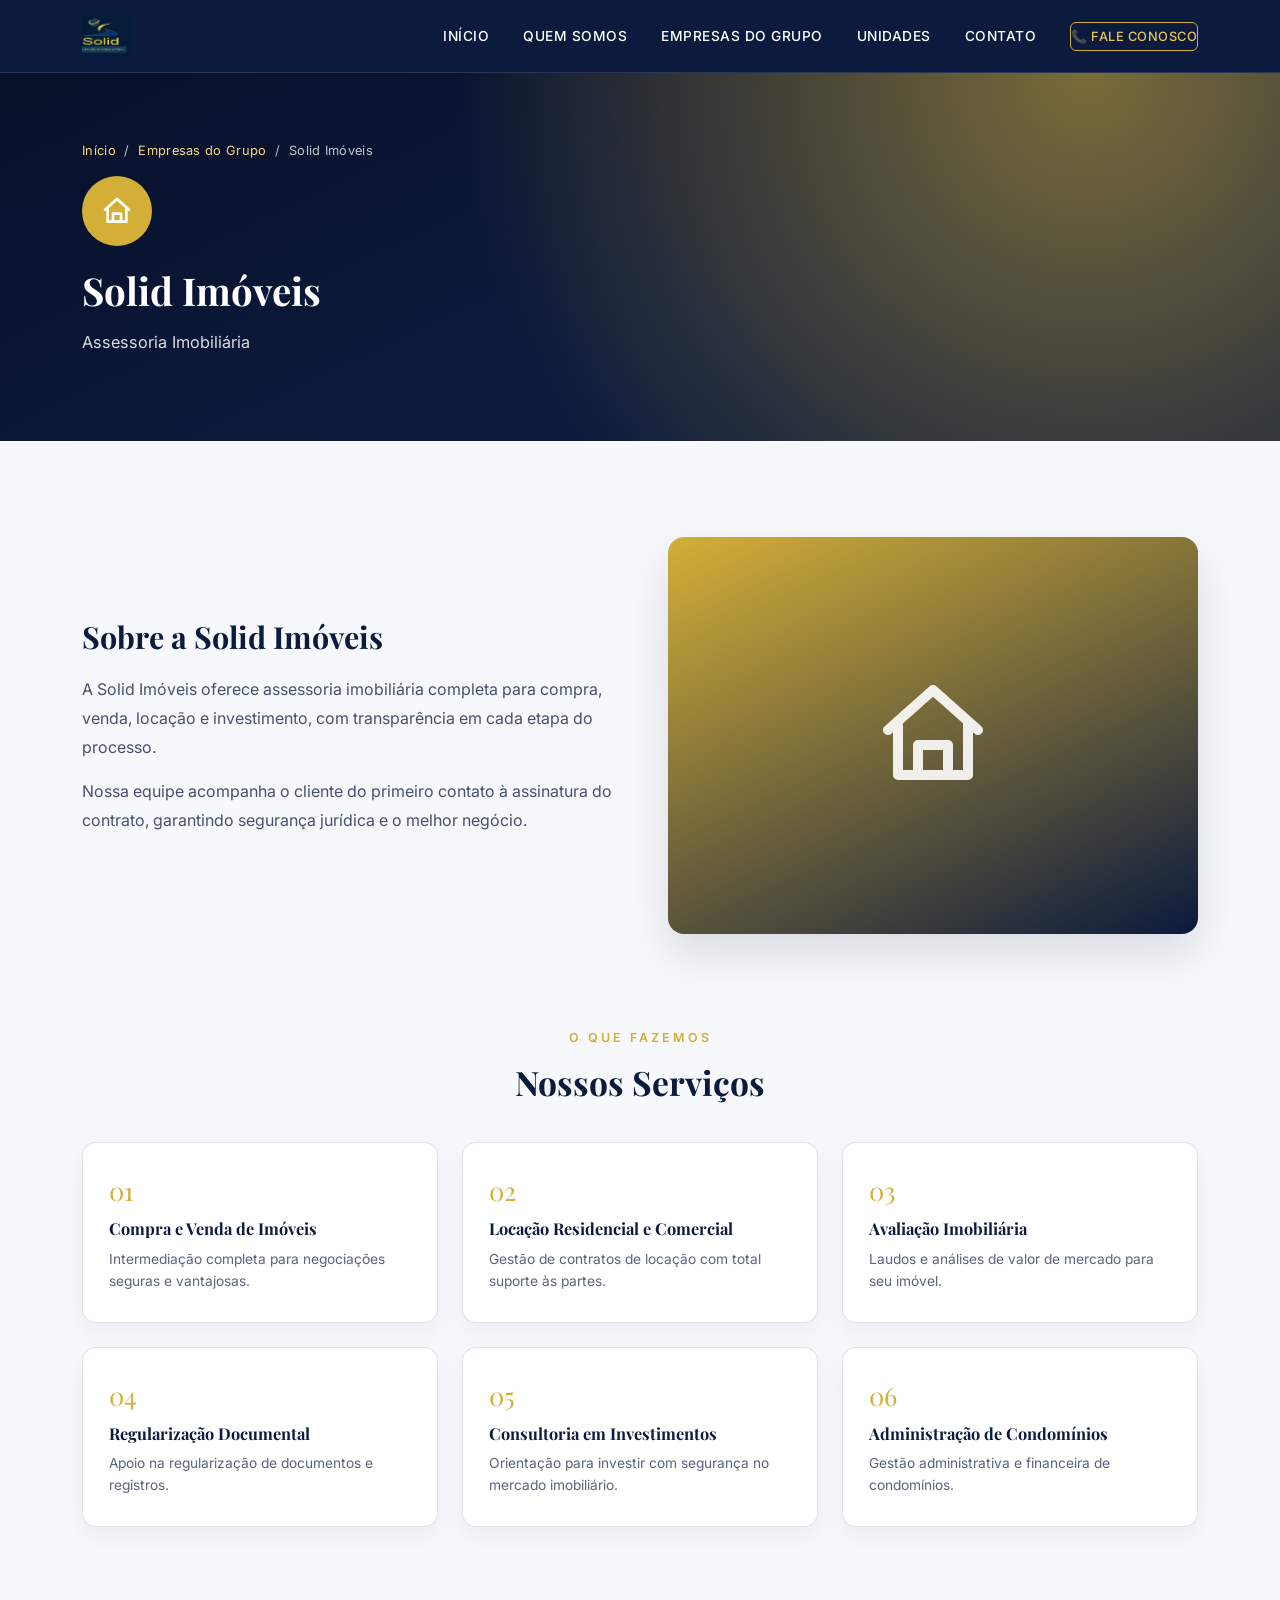
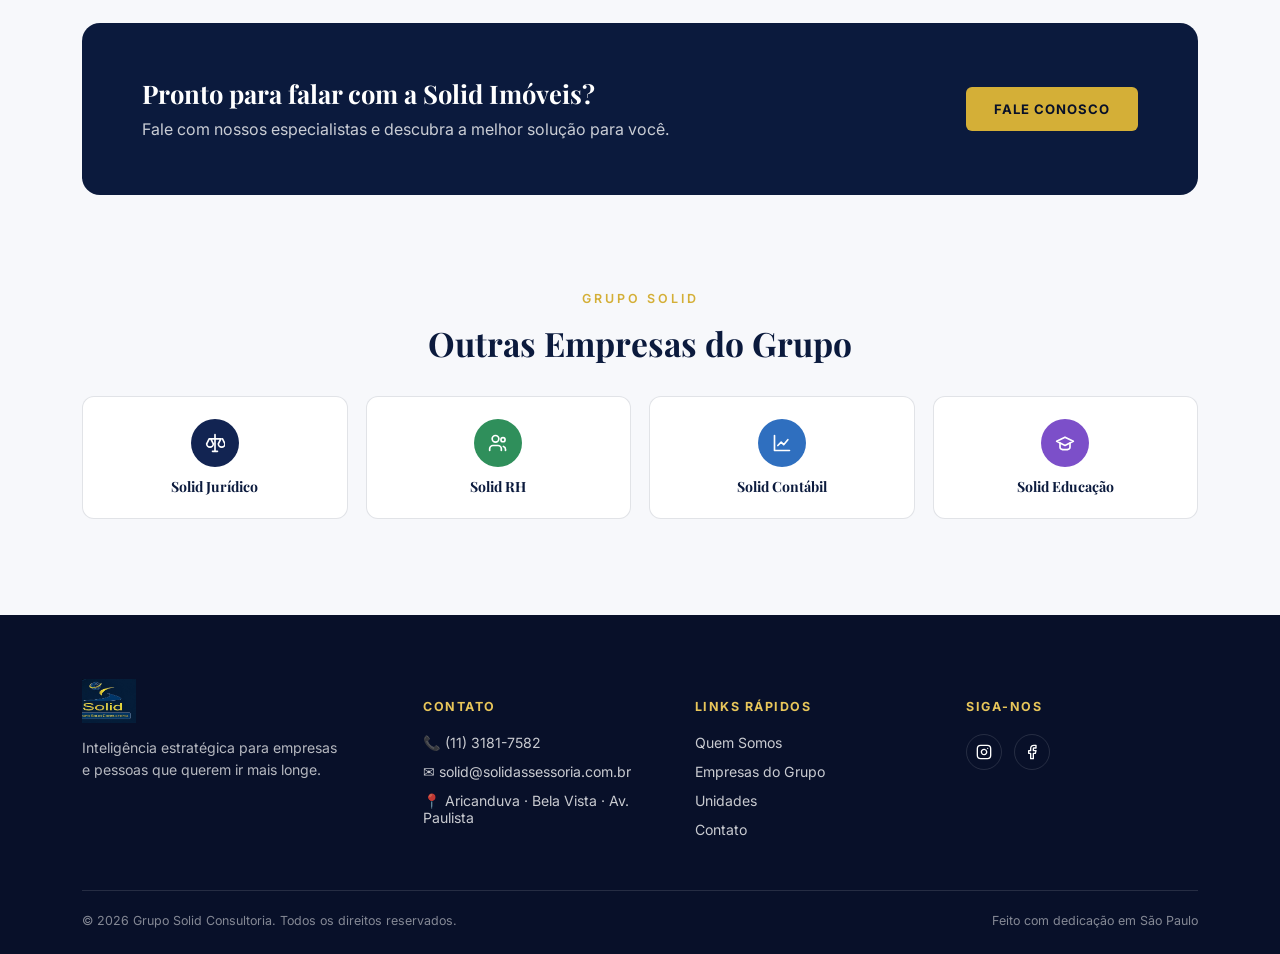
<file: solid-imoveis.html>
<!DOCTYPE html>
<html lang="pt-BR">
<head>
<meta charset="UTF-8">
<meta name="viewport" content="width=device-width, initial-scale=1.0">
<title>Solid Imóveis | Grupo Solid Consultoria</title>
<link rel="preconnect" href="https://fonts.googleapis.com">
<link href="https://fonts.googleapis.com/css2?family=Playfair+Display:wght@600;700&family=Inter:wght@400;500;600;700&display=swap" rel="stylesheet">
<link rel="stylesheet" href="style.css">
</head>
<body>

<header class="site-header">
  <div class="header-inner">
    <a href="index.html" class="brand">
      <img src="logo-solid.jpg" alt="Grupo Solid Consultoria" class="brand-logo">
    </a>
    <button class="nav-toggle" aria-label="Abrir menu">&#9776;</button>
    <nav class="main-nav">
      <a href="index.html">Início</a>
      <a href="index.html#quemsomos">Quem Somos</a>
      <a href="index.html#empresas">Empresas do Grupo</a>
      <a href="index.html#unidades">Unidades</a>
      <a href="index.html#contato">Contato</a>
      <a href="index.html#contato" class="cta-btn">&#128222; Fale Conosco</a>
    </nav>
  </div>
</header>

<section class="page-hero" style="background:radial-gradient(circle at 85% 0%, rgba(212,175,55,.55), transparent 55%), linear-gradient(155deg,var(--navy-950),var(--navy-900) 60%);">
  <div class="container">
    <div class="breadcrumb"><a href="index.html">Início</a> &nbsp;/&nbsp; <a href="index.html#empresas">Empresas do Grupo</a> &nbsp;/&nbsp; Solid Imóveis</div>
    <span class="icon-badge" style="background:var(--gold-500);"><svg viewBox="0 0 24 24" fill="none" stroke="currentColor" stroke-width="2" stroke-linecap="round" stroke-linejoin="round"><path d="M3 11l9-8 9 8"/><path d="M5 10v10h14V10"/><path d="M9 20v-6h6v6"/></svg></span>
    <h1>Solid Imóveis</h1>
    <p>Assessoria Imobiliária</p>
  </div>
</section>

<section class="section">
  <div class="container about-grid">
    <div class="about-copy">
      <h2>Sobre a Solid Imóveis</h2>
      <p>A Solid Imóveis oferece assessoria imobiliária completa para compra, venda, locação e investimento, com transparência em cada etapa do processo.</p>
      <p>Nossa equipe acompanha o cliente do primeiro contato à assinatura do contrato, garantindo segurança jurídica e o melhor negócio.</p>
    </div>
    <div class="about-visual" style="background:linear-gradient(155deg, var(--gold-500), var(--navy-900));">
      <svg viewBox="0 0 24 24" fill="none" stroke="currentColor" stroke-width="2" stroke-linecap="round" stroke-linejoin="round"><path d="M3 11l9-8 9 8"/><path d="M5 10v10h14V10"/><path d="M9 20v-6h6v6"/></svg>
    </div>
  </div>
</section>

<section class="section" style="padding-top:0;">
  <div class="container">
    <div class="section-head" style="margin-bottom:40px;">
      <span class="eyebrow" style="color:var(--gold-500);">O Que Fazemos</span>
      <h2>Nossos Serviços</h2>
    </div>
    <div class="services-grid">
            <div class="service-item">
        <span class="num">01</span>
        <h4>Compra e Venda de Imóveis</h4>
        <p>Intermediação completa para negociações seguras e vantajosas.</p>
      </div>
      <div class="service-item">
        <span class="num">02</span>
        <h4>Locação Residencial e Comercial</h4>
        <p>Gestão de contratos de locação com total suporte às partes.</p>
      </div>
      <div class="service-item">
        <span class="num">03</span>
        <h4>Avaliação Imobiliária</h4>
        <p>Laudos e análises de valor de mercado para seu imóvel.</p>
      </div>
      <div class="service-item">
        <span class="num">04</span>
        <h4>Regularização Documental</h4>
        <p>Apoio na regularização de documentos e registros.</p>
      </div>
      <div class="service-item">
        <span class="num">05</span>
        <h4>Consultoria em Investimentos</h4>
        <p>Orientação para investir com segurança no mercado imobiliário.</p>
      </div>
      <div class="service-item">
        <span class="num">06</span>
        <h4>Administração de Condomínios</h4>
        <p>Gestão administrativa e financeira de condomínios.</p>
      </div>
    </div>
  </div>
</section>

<section class="section" style="padding-top:0;">
  <div class="container">
    <div class="cta-band">
      <div>
        <h3>Pronto para falar com a Solid Imóveis?</h3>
        <p>Fale com nossos especialistas e descubra a melhor solução para você.</p>
      </div>
      <a href="index.html#contato" class="btn-solid">Fale Conosco</a>
    </div>
  </div>
</section>

<section class="section other-services" style="padding-top:0;">
  <div class="container">
    <div class="section-head" style="margin-bottom:34px;">
      <span class="eyebrow">Grupo Solid</span>
      <h2>Outras Empresas do Grupo</h2>
    </div>
    <div class="mini-card-grid">
            <a class="mini-card" href="solid-juridico.html">
        <span class="card-icon icon-juridico"><svg viewBox="0 0 24 24" fill="none" stroke="currentColor" stroke-width="2" stroke-linecap="round" stroke-linejoin="round"><path d="M12 2v20M5 7l-3 6a4 4 0 0 0 8 0l-3-6M19 7l-3 6a4 4 0 0 0 8 0l-3-6M5 7h14M9 22h6"/></svg></span>
        <h4>Solid Jurídico</h4>
      </a>
      <a class="mini-card" href="solid-rh.html">
        <span class="card-icon icon-rh"><svg viewBox="0 0 24 24" fill="none" stroke="currentColor" stroke-width="2" stroke-linecap="round" stroke-linejoin="round"><circle cx="9" cy="7" r="4"/><path d="M2 21v-2a4 4 0 0 1 4-4h6a4 4 0 0 1 4 4v2"/><circle cx="18" cy="8" r="2.5"/><path d="M21 21v-1.5a3.5 3.5 0 0 0-2.5-3.36"/></svg></span>
        <h4>Solid RH</h4>
      </a>
      <a class="mini-card" href="solid-contabil.html">
        <span class="card-icon icon-contabil"><svg viewBox="0 0 24 24" fill="none" stroke="currentColor" stroke-width="2" stroke-linecap="round" stroke-linejoin="round"><path d="M3 3v18h18"/><path d="M7 15l4-4 3 3 5-6"/></svg></span>
        <h4>Solid Contábil</h4>
      </a>
      <a class="mini-card" href="solid-educacao.html">
        <span class="card-icon icon-educacao"><svg viewBox="0 0 24 24" fill="none" stroke="currentColor" stroke-width="2" stroke-linecap="round" stroke-linejoin="round"><path d="M22 10L12 5 2 10l10 5 10-5z"/><path d="M6 12v5c0 1.7 2.7 3 6 3s6-1.3 6-3v-5"/></svg></span>
        <h4>Solid Educação</h4>
      </a>
    </div>
  </div>
</section>

<footer class="site-footer" id="contato">
  <div class="container">
    <div class="footer-grid">
      <div class="footer-brand">
        <div class="brand" style="margin-bottom:14px;">
          <img src="logo-solid.jpg" alt="Grupo Solid Consultoria" class="footer-logo">
        </div>
        <p>Inteligência estratégica para empresas e pessoas que querem ir mais longe.</p>
      </div>
      <div>
        <h5>Contato</h5>
        <ul>
          <li>&#128222; (11) 3181-7582</li>
          <li>&#9993; solid@solidassessoria.com.br</li>
          <li>&#128205; Aricanduva · Bela Vista · Av. Paulista</li>
        </ul>
      </div>
      <div>
        <h5>Links Rápidos</h5>
        <ul>
          <li><a href="index.html#quemsomos">Quem Somos</a></li>
          <li><a href="index.html#empresas">Empresas do Grupo</a></li>
          <li><a href="index.html#unidades">Unidades</a></li>
          <li><a href="index.html#contato">Contato</a></li>
        </ul>
      </div>
      <div>
        <h5>Siga-nos</h5>
        <div class="socials">
          <a href="https://www.instagram.com/solid_consultoria?igsh=MWRlOHA1YjNyaHc4dw%3D%3D&utm_source=qr" target="_blank" rel="noopener" aria-label="Instagram">
            <svg viewBox="0 0 24 24" width="16" height="16" fill="none" stroke="currentColor" stroke-width="2" stroke-linecap="round" stroke-linejoin="round"><rect x="2" y="2" width="20" height="20" rx="5"/><path d="M16 11.37A4 4 0 1 1 12.63 8 4 4 0 0 1 16 11.37z"/><line x1="17.5" y1="6.5" x2="17.5" y2="6.5"/></svg>
          </a>
          <a href="https://www.facebook.com/share/1BtYJmy3qK/?mibextid=wwXIfr" target="_blank" rel="noopener" aria-label="Facebook">
            <svg viewBox="0 0 24 24" width="16" height="16" fill="none" stroke="currentColor" stroke-width="2" stroke-linecap="round" stroke-linejoin="round"><path d="M18 2h-3a5 5 0 0 0-5 5v3H7v4h3v8h4v-8h3l1-4h-4V7a1 1 0 0 1 1-1h3z"/></svg>
          </a>
        </div>
      </div>
    </div>
    <div class="footer-bottom">
      <span>&copy; 2026 Grupo Solid Consultoria. Todos os direitos reservados.</span>
      <span>Feito com dedicação em São Paulo</span>
    </div>
  </div>
</footer>

<script src="script.js"></script>
</body>
</html>
</file>
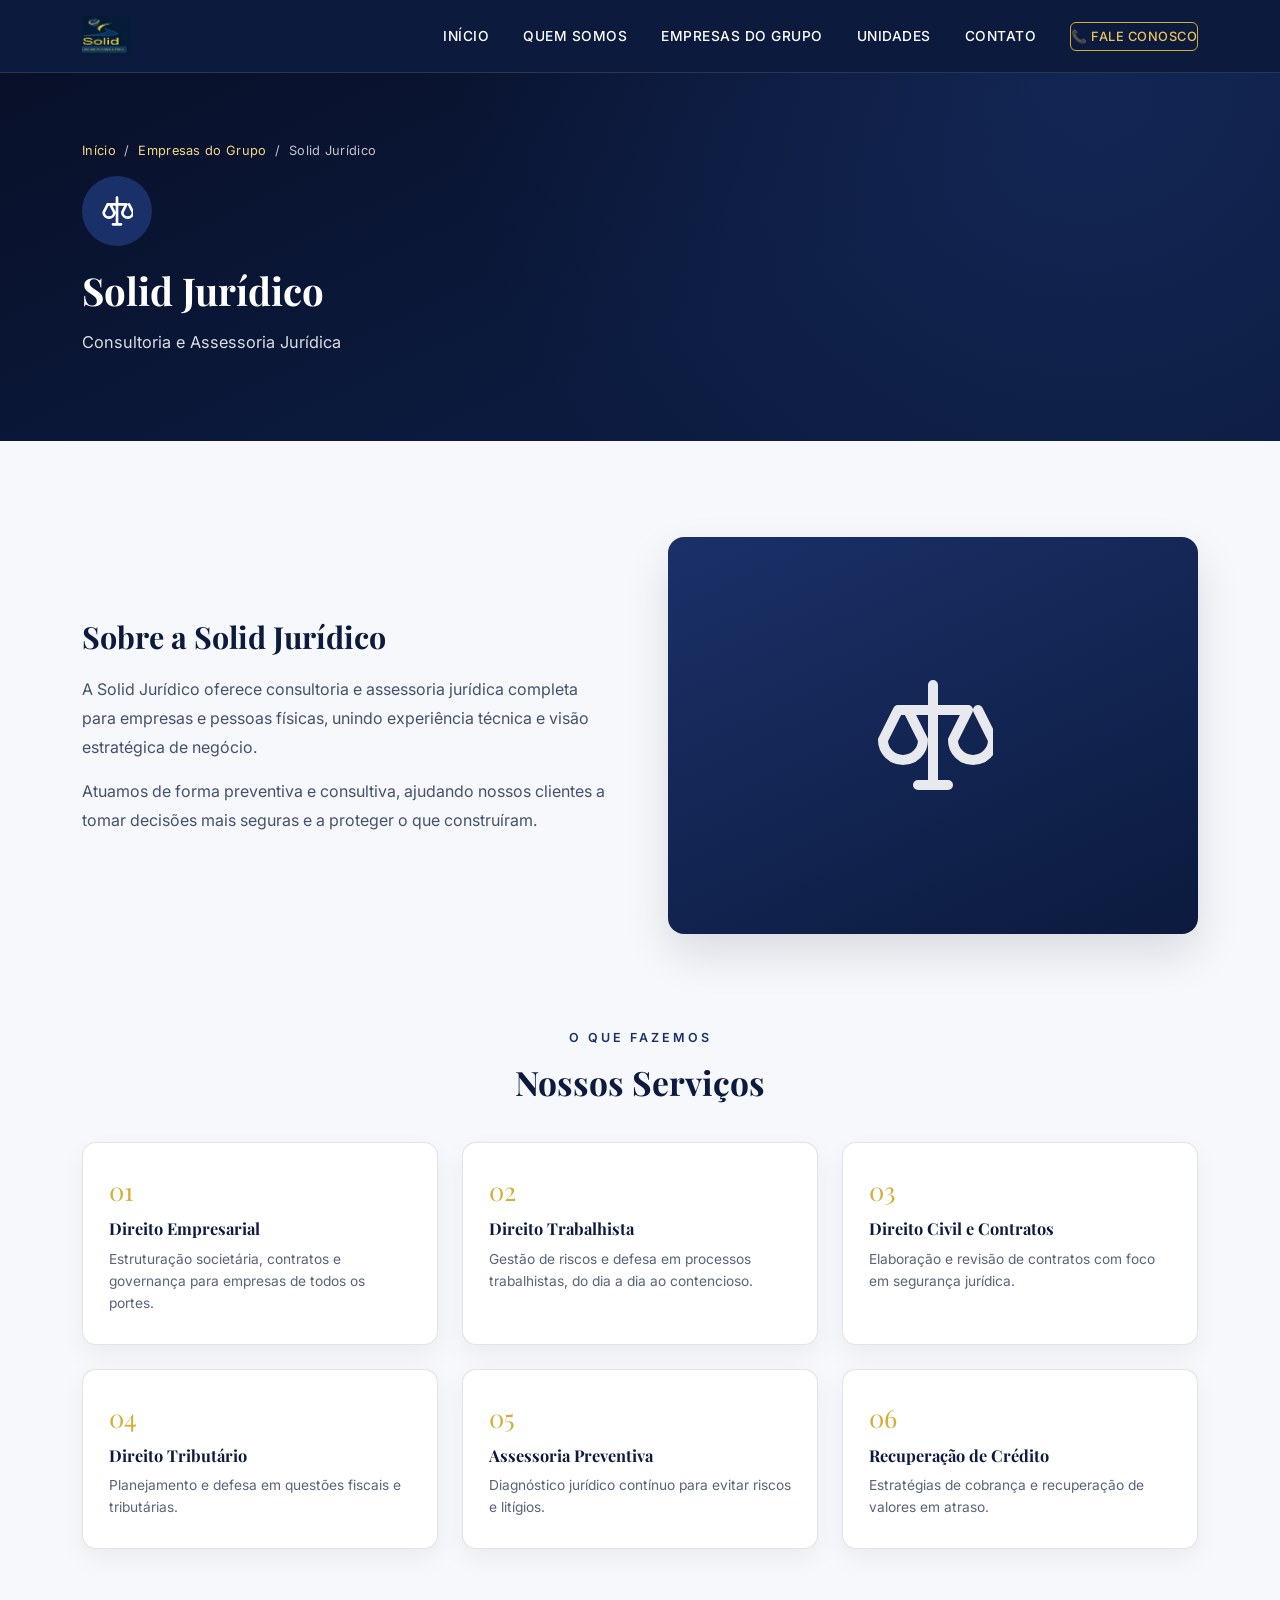
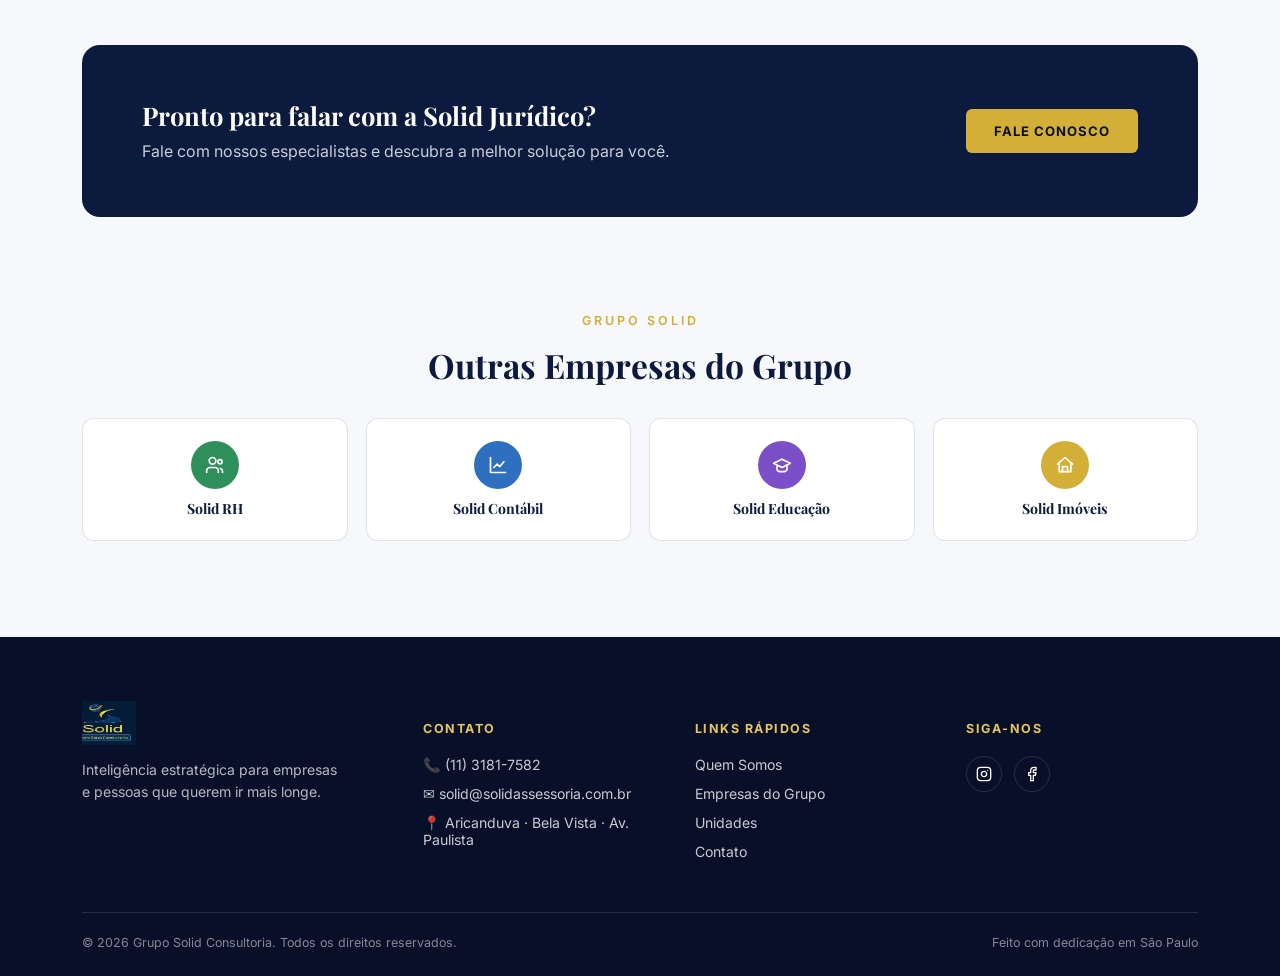
<file: solid-juridico.html>
<!DOCTYPE html>
<html lang="pt-BR">
<head>
<meta charset="UTF-8">
<meta name="viewport" content="width=device-width, initial-scale=1.0">
<title>Solid Jurídico | Grupo Solid Consultoria</title>
<link rel="preconnect" href="https://fonts.googleapis.com">
<link href="https://fonts.googleapis.com/css2?family=Playfair+Display:wght@600;700&family=Inter:wght@400;500;600;700&display=swap" rel="stylesheet">
<link rel="stylesheet" href="style.css">
</head>
<body>

<header class="site-header">
  <div class="header-inner">
    <a href="index.html" class="brand">
      <img src="logo-solid.jpg" alt="Grupo Solid Consultoria" class="brand-logo">
    </a>
    <button class="nav-toggle" aria-label="Abrir menu">&#9776;</button>
    <nav class="main-nav">
      <a href="index.html">Início</a>
      <a href="index.html#quemsomos">Quem Somos</a>
      <a href="index.html#empresas">Empresas do Grupo</a>
      <a href="index.html#unidades">Unidades</a>
      <a href="index.html#contato">Contato</a>
      <a href="index.html#contato" class="cta-btn">&#128222; Fale Conosco</a>
    </nav>
  </div>
</header>

<section class="page-hero" style="background:radial-gradient(circle at 85% 0%, rgba(26,48,104,.55), transparent 55%), linear-gradient(155deg,var(--navy-950),var(--navy-900) 60%);">
  <div class="container">
    <div class="breadcrumb"><a href="index.html">Início</a> &nbsp;/&nbsp; <a href="index.html#empresas">Empresas do Grupo</a> &nbsp;/&nbsp; Solid Jurídico</div>
    <span class="icon-badge" style="background:var(--navy-700);"><svg viewBox="0 0 24 24" fill="none" stroke="currentColor" stroke-width="2" stroke-linecap="round" stroke-linejoin="round"><path d="M12 2v20M5 7l-3 6a4 4 0 0 0 8 0l-3-6M19 7l-3 6a4 4 0 0 0 8 0l-3-6M5 7h14M9 22h6"/></svg></span>
    <h1>Solid Jurídico</h1>
    <p>Consultoria e Assessoria Jurídica</p>
  </div>
</section>

<section class="section">
  <div class="container about-grid">
    <div class="about-copy">
      <h2>Sobre a Solid Jurídico</h2>
      <p>A Solid Jurídico oferece consultoria e assessoria jurídica completa para empresas e pessoas físicas, unindo experiência técnica e visão estratégica de negócio.</p>
      <p>Atuamos de forma preventiva e consultiva, ajudando nossos clientes a tomar decisões mais seguras e a proteger o que construíram.</p>
    </div>
    <div class="about-visual" style="background:linear-gradient(155deg, var(--navy-700), var(--navy-900));">
      <svg viewBox="0 0 24 24" fill="none" stroke="currentColor" stroke-width="2" stroke-linecap="round" stroke-linejoin="round"><path d="M12 2v20M5 7l-3 6a4 4 0 0 0 8 0l-3-6M19 7l-3 6a4 4 0 0 0 8 0l-3-6M5 7h14M9 22h6"/></svg>
    </div>
  </div>
</section>

<section class="section" style="padding-top:0;">
  <div class="container">
    <div class="section-head" style="margin-bottom:40px;">
      <span class="eyebrow" style="color:var(--navy-700);">O Que Fazemos</span>
      <h2>Nossos Serviços</h2>
    </div>
    <div class="services-grid">
            <div class="service-item">
        <span class="num">01</span>
        <h4>Direito Empresarial</h4>
        <p>Estruturação societária, contratos e governança para empresas de todos os portes.</p>
      </div>
      <div class="service-item">
        <span class="num">02</span>
        <h4>Direito Trabalhista</h4>
        <p>Gestão de riscos e defesa em processos trabalhistas, do dia a dia ao contencioso.</p>
      </div>
      <div class="service-item">
        <span class="num">03</span>
        <h4>Direito Civil e Contratos</h4>
        <p>Elaboração e revisão de contratos com foco em segurança jurídica.</p>
      </div>
      <div class="service-item">
        <span class="num">04</span>
        <h4>Direito Tributário</h4>
        <p>Planejamento e defesa em questões fiscais e tributárias.</p>
      </div>
      <div class="service-item">
        <span class="num">05</span>
        <h4>Assessoria Preventiva</h4>
        <p>Diagnóstico jurídico contínuo para evitar riscos e litígios.</p>
      </div>
      <div class="service-item">
        <span class="num">06</span>
        <h4>Recuperação de Crédito</h4>
        <p>Estratégias de cobrança e recuperação de valores em atraso.</p>
      </div>
    </div>
  </div>
</section>

<section class="section" style="padding-top:0;">
  <div class="container">
    <div class="cta-band">
      <div>
        <h3>Pronto para falar com a Solid Jurídico?</h3>
        <p>Fale com nossos especialistas e descubra a melhor solução para você.</p>
      </div>
      <a href="index.html#contato" class="btn-solid">Fale Conosco</a>
    </div>
  </div>
</section>

<section class="section other-services" style="padding-top:0;">
  <div class="container">
    <div class="section-head" style="margin-bottom:34px;">
      <span class="eyebrow">Grupo Solid</span>
      <h2>Outras Empresas do Grupo</h2>
    </div>
    <div class="mini-card-grid">
            <a class="mini-card" href="solid-rh.html">
        <span class="card-icon icon-rh"><svg viewBox="0 0 24 24" fill="none" stroke="currentColor" stroke-width="2" stroke-linecap="round" stroke-linejoin="round"><circle cx="9" cy="7" r="4"/><path d="M2 21v-2a4 4 0 0 1 4-4h6a4 4 0 0 1 4 4v2"/><circle cx="18" cy="8" r="2.5"/><path d="M21 21v-1.5a3.5 3.5 0 0 0-2.5-3.36"/></svg></span>
        <h4>Solid RH</h4>
      </a>
      <a class="mini-card" href="solid-contabil.html">
        <span class="card-icon icon-contabil"><svg viewBox="0 0 24 24" fill="none" stroke="currentColor" stroke-width="2" stroke-linecap="round" stroke-linejoin="round"><path d="M3 3v18h18"/><path d="M7 15l4-4 3 3 5-6"/></svg></span>
        <h4>Solid Contábil</h4>
      </a>
      <a class="mini-card" href="solid-educacao.html">
        <span class="card-icon icon-educacao"><svg viewBox="0 0 24 24" fill="none" stroke="currentColor" stroke-width="2" stroke-linecap="round" stroke-linejoin="round"><path d="M22 10L12 5 2 10l10 5 10-5z"/><path d="M6 12v5c0 1.7 2.7 3 6 3s6-1.3 6-3v-5"/></svg></span>
        <h4>Solid Educação</h4>
      </a>
      <a class="mini-card" href="solid-imoveis.html">
        <span class="card-icon icon-imoveis"><svg viewBox="0 0 24 24" fill="none" stroke="currentColor" stroke-width="2" stroke-linecap="round" stroke-linejoin="round"><path d="M3 11l9-8 9 8"/><path d="M5 10v10h14V10"/><path d="M9 20v-6h6v6"/></svg></span>
        <h4>Solid Imóveis</h4>
      </a>
    </div>
  </div>
</section>

<footer class="site-footer" id="contato">
  <div class="container">
    <div class="footer-grid">
      <div class="footer-brand">
        <div class="brand" style="margin-bottom:14px;">
          <img src="logo-solid.jpg" alt="Grupo Solid Consultoria" class="footer-logo">
        </div>
        <p>Inteligência estratégica para empresas e pessoas que querem ir mais longe.</p>
      </div>
      <div>
        <h5>Contato</h5>
        <ul>
          <li>&#128222; (11) 3181-7582</li>
          <li>&#9993; solid@solidassessoria.com.br</li>
          <li>&#128205; Aricanduva · Bela Vista · Av. Paulista</li>
        </ul>
      </div>
      <div>
        <h5>Links Rápidos</h5>
        <ul>
          <li><a href="index.html#quemsomos">Quem Somos</a></li>
          <li><a href="index.html#empresas">Empresas do Grupo</a></li>
          <li><a href="index.html#unidades">Unidades</a></li>
          <li><a href="index.html#contato">Contato</a></li>
        </ul>
      </div>
      <div>
        <h5>Siga-nos</h5>
        <div class="socials">
          <a href="https://www.instagram.com/solid_consultoria?igsh=MWRlOHA1YjNyaHc4dw%3D%3D&utm_source=qr" target="_blank" rel="noopener" aria-label="Instagram">
            <svg viewBox="0 0 24 24" width="16" height="16" fill="none" stroke="currentColor" stroke-width="2" stroke-linecap="round" stroke-linejoin="round"><rect x="2" y="2" width="20" height="20" rx="5"/><path d="M16 11.37A4 4 0 1 1 12.63 8 4 4 0 0 1 16 11.37z"/><line x1="17.5" y1="6.5" x2="17.5" y2="6.5"/></svg>
          </a>
          <a href="https://www.facebook.com/share/1BtYJmy3qK/?mibextid=wwXIfr" target="_blank" rel="noopener" aria-label="Facebook">
            <svg viewBox="0 0 24 24" width="16" height="16" fill="none" stroke="currentColor" stroke-width="2" stroke-linecap="round" stroke-linejoin="round"><path d="M18 2h-3a5 5 0 0 0-5 5v3H7v4h3v8h4v-8h3l1-4h-4V7a1 1 0 0 1 1-1h3z"/></svg>
          </a>
        </div>
      </div>
    </div>
    <div class="footer-bottom">
      <span>&copy; 2026 Grupo Solid Consultoria. Todos os direitos reservados.</span>
      <span>Feito com dedicação em São Paulo</span>
    </div>
  </div>
</footer>

<script src="script.js"></script>
</body>
</html>
</file>
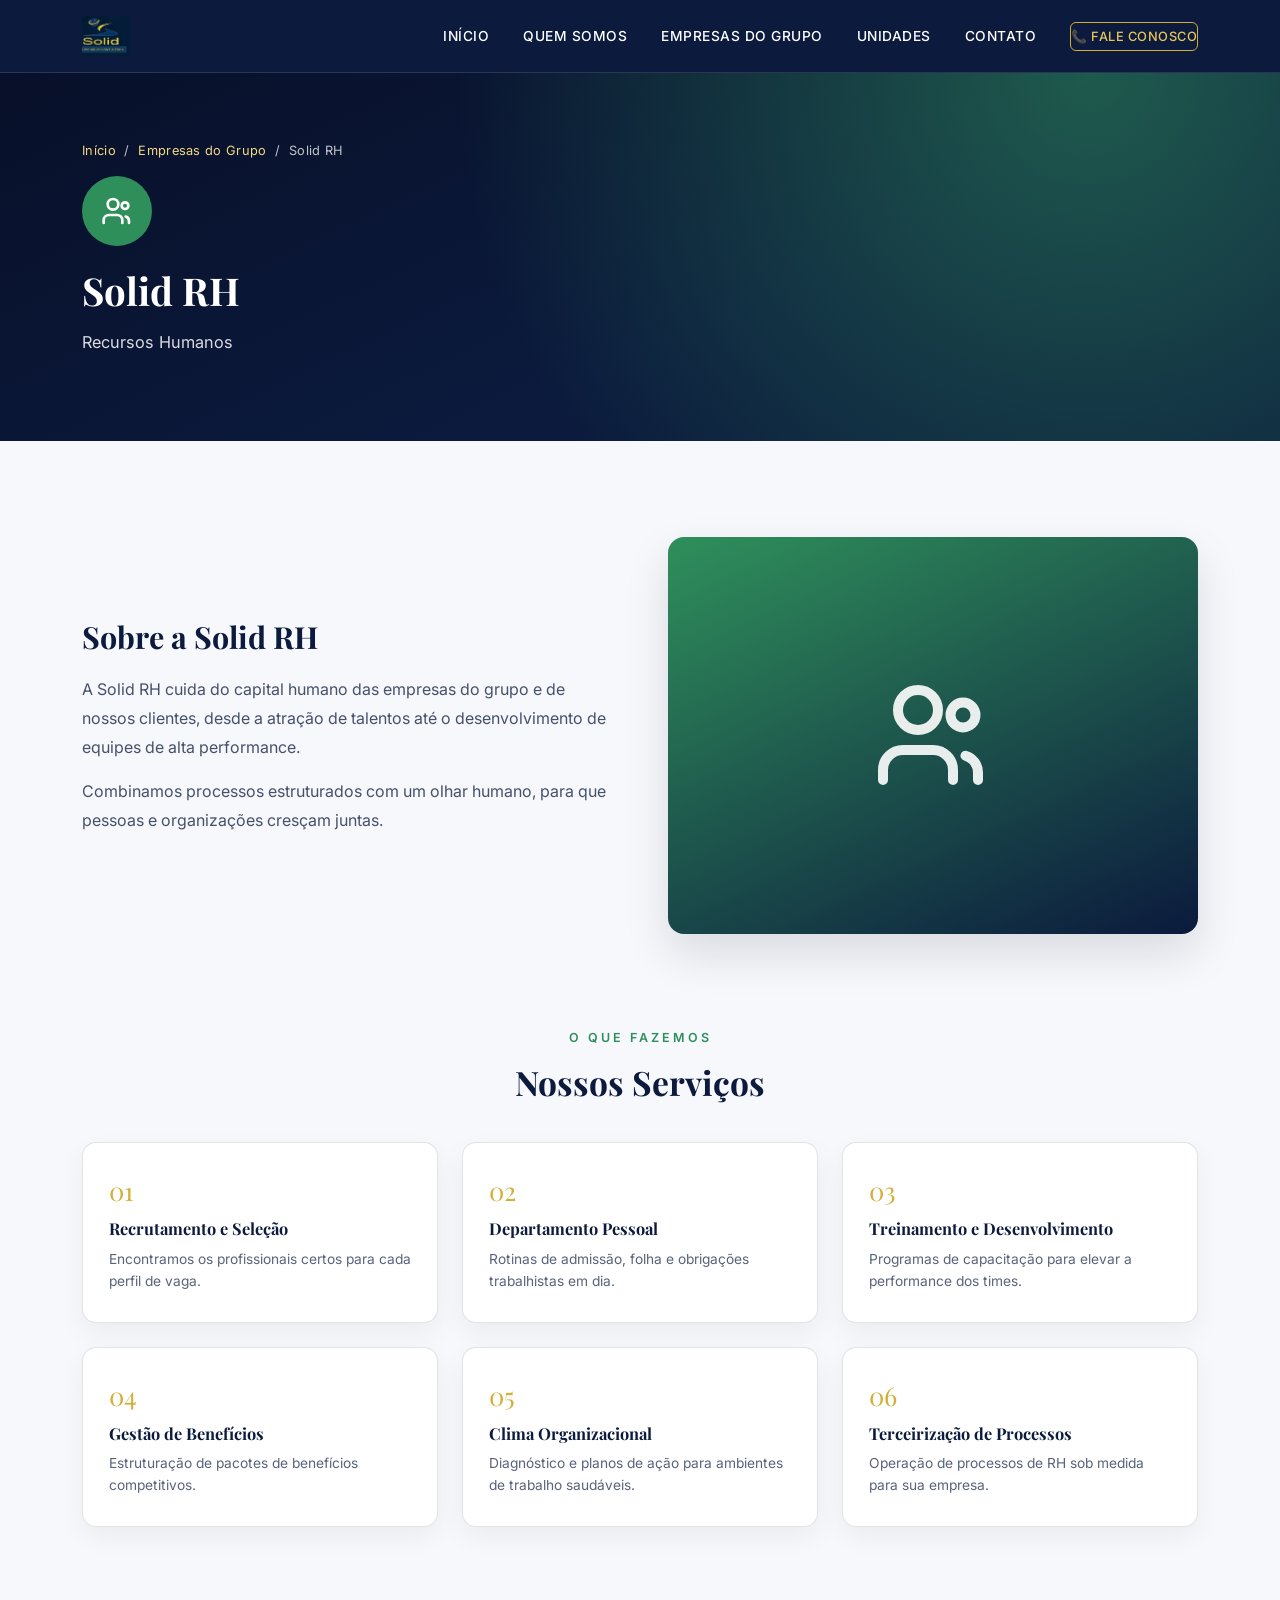
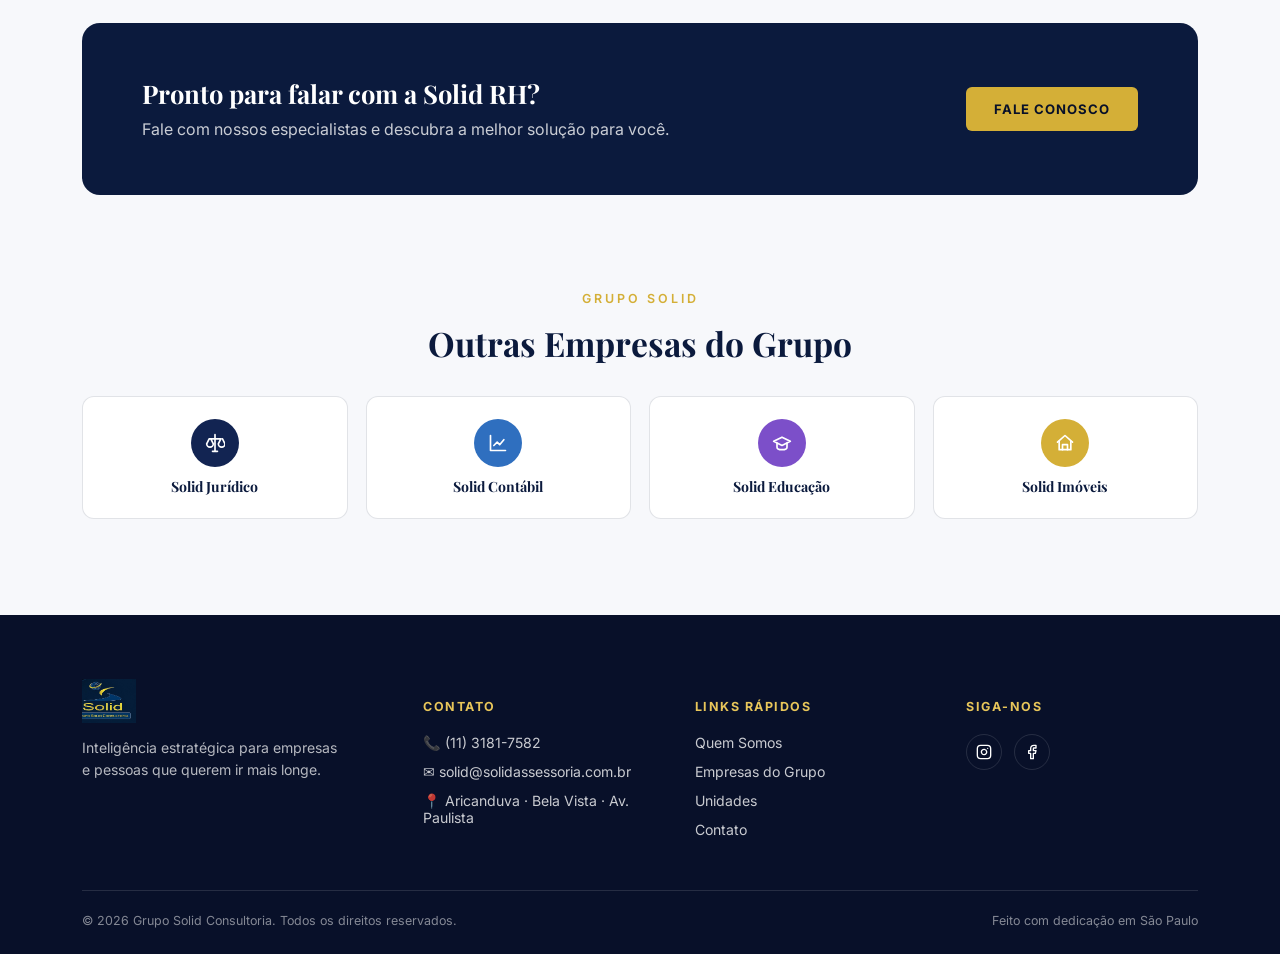
<file: solid-rh.html>
<!DOCTYPE html>
<html lang="pt-BR">
<head>
<meta charset="UTF-8">
<meta name="viewport" content="width=device-width, initial-scale=1.0">
<title>Solid RH | Grupo Solid Consultoria</title>
<link rel="preconnect" href="https://fonts.googleapis.com">
<link href="https://fonts.googleapis.com/css2?family=Playfair+Display:wght@600;700&family=Inter:wght@400;500;600;700&display=swap" rel="stylesheet">
<link rel="stylesheet" href="style.css">
</head>
<body>

<header class="site-header">
  <div class="header-inner">
    <a href="index.html" class="brand">
      <img src="logo-solid.jpg" alt="Grupo Solid Consultoria" class="brand-logo">
    </a>
    <button class="nav-toggle" aria-label="Abrir menu">&#9776;</button>
    <nav class="main-nav">
      <a href="index.html">Início</a>
      <a href="index.html#quemsomos">Quem Somos</a>
      <a href="index.html#empresas">Empresas do Grupo</a>
      <a href="index.html#unidades">Unidades</a>
      <a href="index.html#contato">Contato</a>
      <a href="index.html#contato" class="cta-btn">&#128222; Fale Conosco</a>
    </nav>
  </div>
</header>

<section class="page-hero" style="background:radial-gradient(circle at 85% 0%, rgba(47,143,91,.55), transparent 55%), linear-gradient(155deg,var(--navy-950),var(--navy-900) 60%);">
  <div class="container">
    <div class="breadcrumb"><a href="index.html">Início</a> &nbsp;/&nbsp; <a href="index.html#empresas">Empresas do Grupo</a> &nbsp;/&nbsp; Solid RH</div>
    <span class="icon-badge" style="background:#2f8f5b;"><svg viewBox="0 0 24 24" fill="none" stroke="currentColor" stroke-width="2" stroke-linecap="round" stroke-linejoin="round"><circle cx="9" cy="7" r="4"/><path d="M2 21v-2a4 4 0 0 1 4-4h6a4 4 0 0 1 4 4v2"/><circle cx="18" cy="8" r="2.5"/><path d="M21 21v-1.5a3.5 3.5 0 0 0-2.5-3.36"/></svg></span>
    <h1>Solid RH</h1>
    <p>Recursos Humanos</p>
  </div>
</section>

<section class="section">
  <div class="container about-grid">
    <div class="about-copy">
      <h2>Sobre a Solid RH</h2>
      <p>A Solid RH cuida do capital humano das empresas do grupo e de nossos clientes, desde a atração de talentos até o desenvolvimento de equipes de alta performance.</p>
      <p>Combinamos processos estruturados com um olhar humano, para que pessoas e organizações cresçam juntas.</p>
    </div>
    <div class="about-visual" style="background:linear-gradient(155deg, #2f8f5b, var(--navy-900));">
      <svg viewBox="0 0 24 24" fill="none" stroke="currentColor" stroke-width="2" stroke-linecap="round" stroke-linejoin="round"><circle cx="9" cy="7" r="4"/><path d="M2 21v-2a4 4 0 0 1 4-4h6a4 4 0 0 1 4 4v2"/><circle cx="18" cy="8" r="2.5"/><path d="M21 21v-1.5a3.5 3.5 0 0 0-2.5-3.36"/></svg>
    </div>
  </div>
</section>

<section class="section" style="padding-top:0;">
  <div class="container">
    <div class="section-head" style="margin-bottom:40px;">
      <span class="eyebrow" style="color:#2f8f5b;">O Que Fazemos</span>
      <h2>Nossos Serviços</h2>
    </div>
    <div class="services-grid">
            <div class="service-item">
        <span class="num">01</span>
        <h4>Recrutamento e Seleção</h4>
        <p>Encontramos os profissionais certos para cada perfil de vaga.</p>
      </div>
      <div class="service-item">
        <span class="num">02</span>
        <h4>Departamento Pessoal</h4>
        <p>Rotinas de admissão, folha e obrigações trabalhistas em dia.</p>
      </div>
      <div class="service-item">
        <span class="num">03</span>
        <h4>Treinamento e Desenvolvimento</h4>
        <p>Programas de capacitação para elevar a performance dos times.</p>
      </div>
      <div class="service-item">
        <span class="num">04</span>
        <h4>Gestão de Benefícios</h4>
        <p>Estruturação de pacotes de benefícios competitivos.</p>
      </div>
      <div class="service-item">
        <span class="num">05</span>
        <h4>Clima Organizacional</h4>
        <p>Diagnóstico e planos de ação para ambientes de trabalho saudáveis.</p>
      </div>
      <div class="service-item">
        <span class="num">06</span>
        <h4>Terceirização de Processos</h4>
        <p>Operação de processos de RH sob medida para sua empresa.</p>
      </div>
    </div>
  </div>
</section>

<section class="section" style="padding-top:0;">
  <div class="container">
    <div class="cta-band">
      <div>
        <h3>Pronto para falar com a Solid RH?</h3>
        <p>Fale com nossos especialistas e descubra a melhor solução para você.</p>
      </div>
      <a href="index.html#contato" class="btn-solid">Fale Conosco</a>
    </div>
  </div>
</section>

<section class="section other-services" style="padding-top:0;">
  <div class="container">
    <div class="section-head" style="margin-bottom:34px;">
      <span class="eyebrow">Grupo Solid</span>
      <h2>Outras Empresas do Grupo</h2>
    </div>
    <div class="mini-card-grid">
            <a class="mini-card" href="solid-juridico.html">
        <span class="card-icon icon-juridico"><svg viewBox="0 0 24 24" fill="none" stroke="currentColor" stroke-width="2" stroke-linecap="round" stroke-linejoin="round"><path d="M12 2v20M5 7l-3 6a4 4 0 0 0 8 0l-3-6M19 7l-3 6a4 4 0 0 0 8 0l-3-6M5 7h14M9 22h6"/></svg></span>
        <h4>Solid Jurídico</h4>
      </a>
      <a class="mini-card" href="solid-contabil.html">
        <span class="card-icon icon-contabil"><svg viewBox="0 0 24 24" fill="none" stroke="currentColor" stroke-width="2" stroke-linecap="round" stroke-linejoin="round"><path d="M3 3v18h18"/><path d="M7 15l4-4 3 3 5-6"/></svg></span>
        <h4>Solid Contábil</h4>
      </a>
      <a class="mini-card" href="solid-educacao.html">
        <span class="card-icon icon-educacao"><svg viewBox="0 0 24 24" fill="none" stroke="currentColor" stroke-width="2" stroke-linecap="round" stroke-linejoin="round"><path d="M22 10L12 5 2 10l10 5 10-5z"/><path d="M6 12v5c0 1.7 2.7 3 6 3s6-1.3 6-3v-5"/></svg></span>
        <h4>Solid Educação</h4>
      </a>
      <a class="mini-card" href="solid-imoveis.html">
        <span class="card-icon icon-imoveis"><svg viewBox="0 0 24 24" fill="none" stroke="currentColor" stroke-width="2" stroke-linecap="round" stroke-linejoin="round"><path d="M3 11l9-8 9 8"/><path d="M5 10v10h14V10"/><path d="M9 20v-6h6v6"/></svg></span>
        <h4>Solid Imóveis</h4>
      </a>
    </div>
  </div>
</section>

<footer class="site-footer" id="contato">
  <div class="container">
    <div class="footer-grid">
      <div class="footer-brand">
        <div class="brand" style="margin-bottom:14px;">
          <img src="logo-solid.jpg" alt="Grupo Solid Consultoria" class="footer-logo">
        </div>
        <p>Inteligência estratégica para empresas e pessoas que querem ir mais longe.</p>
      </div>
      <div>
        <h5>Contato</h5>
        <ul>
          <li>&#128222; (11) 3181-7582</li>
          <li>&#9993; solid@solidassessoria.com.br</li>
          <li>&#128205; Aricanduva · Bela Vista · Av. Paulista</li>
        </ul>
      </div>
      <div>
        <h5>Links Rápidos</h5>
        <ul>
          <li><a href="index.html#quemsomos">Quem Somos</a></li>
          <li><a href="index.html#empresas">Empresas do Grupo</a></li>
          <li><a href="index.html#unidades">Unidades</a></li>
          <li><a href="index.html#contato">Contato</a></li>
        </ul>
      </div>
      <div>
        <h5>Siga-nos</h5>
        <div class="socials">
          <a href="https://www.instagram.com/solid_consultoria?igsh=MWRlOHA1YjNyaHc4dw%3D%3D&utm_source=qr" target="_blank" rel="noopener" aria-label="Instagram">
            <svg viewBox="0 0 24 24" width="16" height="16" fill="none" stroke="currentColor" stroke-width="2" stroke-linecap="round" stroke-linejoin="round"><rect x="2" y="2" width="20" height="20" rx="5"/><path d="M16 11.37A4 4 0 1 1 12.63 8 4 4 0 0 1 16 11.37z"/><line x1="17.5" y1="6.5" x2="17.5" y2="6.5"/></svg>
          </a>
          <a href="https://www.facebook.com/share/1BtYJmy3qK/?mibextid=wwXIfr" target="_blank" rel="noopener" aria-label="Facebook">
            <svg viewBox="0 0 24 24" width="16" height="16" fill="none" stroke="currentColor" stroke-width="2" stroke-linecap="round" stroke-linejoin="round"><path d="M18 2h-3a5 5 0 0 0-5 5v3H7v4h3v8h4v-8h3l1-4h-4V7a1 1 0 0 1 1-1h3z"/></svg>
          </a>
        </div>
      </div>
    </div>
    <div class="footer-bottom">
      <span>&copy; 2026 Grupo Solid Consultoria. Todos os direitos reservados.</span>
      <span>Feito com dedicação em São Paulo</span>
    </div>
  </div>
</footer>

<script src="script.js"></script>
</body>
</html>
</file>
<file: style.css>
/* ===== Grupo Solid — shared stylesheet ===== */
:root{
  --navy-950:#081029;
  --navy-900:#0b1a3d;
  --navy-800:#122452;
  --navy-700:#1a3068;
  --gold-500:#d4af37;
  --gold-400:#e8c65a;
  --gold-300:#f2d783;
  --white:#ffffff;
  --off-white:#f7f8fb;
  --line:rgba(255,255,255,0.12);
  --line-dark:rgba(11,26,61,0.12);
  --shadow:0 20px 45px rgba(8,16,41,0.12);
  --radius:14px;
  --serif:'Playfair Display', Georgia, serif;
  --sans:'Inter', 'Segoe UI', Helvetica, Arial, sans-serif;
}

*{box-sizing:border-box;}
html{scroll-behavior:smooth;}
body{
  margin:0;
  font-family:var(--sans);
  color:var(--navy-900);
  background:var(--off-white);
  -webkit-font-smoothing:antialiased;
}
img{max-width:100%;display:block;}
a{text-decoration:none;color:inherit;}
ul{margin:0;padding:0;list-style:none;}
h1,h2,h3,h4{font-family:var(--serif);margin:0;line-height:1.15;}
p{margin:0;}
.container{max-width:1180px;margin:0 auto;padding:0 32px;}

/* focus visibility */
a:focus-visible,button:focus-visible{
  outline:2px solid var(--gold-400);
  outline-offset:3px;
}

/* ===== Header ===== */
.site-header{
  position:sticky;top:0;z-index:100;
  background:var(--navy-900);
  border-bottom:1px solid var(--line);
}
.header-inner{
  display:flex;align-items:center;justify-content:space-between;
  padding:16px 32px;max-width:1180px;margin:0 auto;
}
.brand{display:flex;align-items:center;gap:10px;color:var(--white);}
.brand-mark{
  width:34px;height:34px;border-radius:50%;
  background:conic-gradient(from 220deg,var(--gold-300),var(--gold-500),var(--navy-700),var(--gold-300));
  flex:none;
}
.brand-text{display:flex;flex-direction:column;line-height:1.1;}
.brand-text strong{font-family:var(--serif);font-size:1.35rem;letter-spacing:.5px;color:var(--white);}
.brand-text span{font-size:.62rem;letter-spacing:2px;color:var(--gold-400);text-transform:uppercase;}

.main-nav{display:flex;align-items:center;gap:34px;}
.main-nav a{
  color:var(--white);font-size:.86rem;letter-spacing:.5px;
  font-weight:500;text-transform:uppercase;position:relative;padding:6px 0;
}
.main-nav a.active{color:var(--gold-400);}
.main-nav a:not(.cta-btn)::after{
  content:"";position:absolute;left:0;bottom:-2px;height:2px;width:0;
  background:var(--gold-400);transition:width .25s ease;
}
.main-nav a:not(.cta-btn):hover::after{width:100%;}

.cta-btn{
  border:1px solid var(--gold-500);color:var(--gold-400)!important;
  padding:10px 20px;border-radius:6px;font-size:.8rem!important;
  display:inline-flex;align-items:center;gap:8px;white-space:nowrap;
  transition:background .2s ease,color .2s ease;
}
.cta-btn:hover{background:var(--gold-500);color:var(--navy-900)!important;}

.nav-toggle{display:none;background:none;border:0;color:var(--white);font-size:1.6rem;cursor:pointer;}

/* ===== Hero (home) ===== */
.hero{
  position:relative;overflow:hidden;
  background:linear-gradient(155deg,var(--navy-950) 0%,var(--navy-900) 55%,var(--navy-800) 100%);
  color:var(--white);
  padding:88px 0 100px;
}
.hero::before{
  content:"";position:absolute;right:-140px;top:-140px;width:420px;height:420px;
  border-radius:50%;background:radial-gradient(circle at 30% 30%,rgba(212,175,55,.25),transparent 65%);
}
.hero-grid{
  display:grid;grid-template-columns:1.05fr .95fr;gap:56px;align-items:center;
  position:relative;z-index:2;
}
.eyebrow{
  color:var(--gold-400);font-size:.78rem;letter-spacing:3px;text-transform:uppercase;
  font-weight:600;margin-bottom:18px;display:block;
}
.hero h1{font-size:2.7rem;color:var(--white);font-weight:700;}
.hero h1 .accent{color:var(--gold-400);display:block;}
.hero p{margin-top:22px;font-size:1.02rem;line-height:1.75;color:rgba(255,255,255,0.85);max-width:480px;}
.btn-outline{
  margin-top:32px;display:inline-flex;align-items:center;gap:10px;
  border:1px solid var(--gold-500);color:var(--gold-400);
  padding:14px 26px;border-radius:6px;font-size:.82rem;letter-spacing:1px;
  text-transform:uppercase;font-weight:600;transition:all .25s ease;
}
.btn-outline:hover{background:var(--gold-500);color:var(--navy-950);gap:14px;}

.hero-visual{
  position:relative;border-radius:18px;overflow:hidden;
  aspect-ratio:4/3;box-shadow:var(--shadow);
  background:
    linear-gradient(155deg,rgba(212,175,55,.18),transparent 60%),
    linear-gradient(210deg,#1a3068,#0b1a3d 70%);
  display:flex;align-items:flex-end;justify-content:flex-end;padding:24px;
}
.hero-visual .badge{
  background:var(--navy-950);border:1px solid var(--line);border-radius:10px;
  padding:14px 22px;display:flex;align-items:center;gap:10px;
}
.hero-visual .badge strong{font-family:var(--serif);color:var(--white);font-size:1.15rem;}
.hero-visual .badge span{display:block;font-size:.58rem;letter-spacing:2px;color:var(--gold-400);text-transform:uppercase;}
.hero-visual .rings{position:absolute;inset:0;opacity:.5;}

/* ===== Section headers ===== */
.section{padding:96px 0;}
.section-head{text-align:center;max-width:640px;margin:0 auto 56px;}
.section-head .eyebrow{color:var(--gold-500);}
.section-head h2{font-size:2.1rem;color:var(--navy-900);margin-bottom:16px;}
.section-head p{color:var(--navy-900);opacity:.72;line-height:1.7;}

/* ===== Company cards ===== */
.companies{background:var(--off-white);}
.card-grid{
  display:grid;grid-template-columns:repeat(5,1fr);gap:22px;
}
.company-card{
  background:var(--white);border:1px solid var(--line-dark);border-radius:var(--radius);
  padding:34px 24px 28px;text-align:center;
  box-shadow:0 10px 30px rgba(8,16,41,0.05);
  transition:transform .25s ease,box-shadow .25s ease,border-color .25s ease;
  display:flex;flex-direction:column;align-items:center;
}
.company-card:hover{transform:translateY(-8px);box-shadow:0 24px 40px rgba(8,16,41,0.14);border-color:var(--gold-400);}
.card-icon{
  width:64px;height:64px;border-radius:50%;display:flex;align-items:center;justify-content:center;
  margin-bottom:18px;color:var(--white);
}
.card-icon svg{width:28px;height:28px;}
.company-card h3{font-size:1.02rem;color:var(--navy-900);margin-bottom:8px;letter-spacing:.3px;}
.company-card .desc{font-size:.82rem;color:var(--navy-900);opacity:.65;margin-bottom:20px;line-height:1.5;}
.card-link{
  margin-top:auto;font-size:.78rem;font-weight:700;letter-spacing:.5px;text-transform:uppercase;
  color:var(--navy-900);display:inline-flex;align-items:center;gap:6px;
}
.card-link svg{width:14px;height:14px;transition:transform .2s ease;}
.company-card:hover .card-link svg{transform:translateX(4px);}

/* icon color themes */
.icon-juridico{background:var(--navy-800);}
.icon-rh{background:#2f8f5b;}
.icon-contabil{background:#2f6fbf;}
.icon-educacao{background:#7c4fc9;}
.icon-imoveis{background:var(--gold-500);}
.card-link.link-juridico{color:var(--navy-800);}
.card-link.link-rh{color:#2f8f5b;}
.card-link.link-contabil{color:#2f6fbf;}
.card-link.link-educacao{color:#7c4fc9;}
.card-link.link-imoveis{color:#b8860b;}

/* ===== Feature strip ===== */
.feature-strip{
  background:var(--white);border:1px solid var(--line-dark);border-radius:var(--radius);
  display:grid;grid-template-columns:repeat(4,1fr);
  box-shadow:var(--shadow);overflow:hidden;
}
.feature{
  padding:32px 26px;text-align:center;border-right:1px solid var(--line-dark);
}
.feature:last-child{border-right:none;}
.feature .ficon{
  width:46px;height:46px;margin:0 auto 16px;border-radius:50%;
  background:rgba(212,175,55,.12);display:flex;align-items:center;justify-content:center;color:var(--gold-500);
}
.feature .ficon svg{width:22px;height:22px;}
.feature h4{font-size:.92rem;color:var(--navy-900);margin-bottom:8px;letter-spacing:.3px;}
.feature p{font-size:.8rem;color:var(--navy-900);opacity:.65;line-height:1.5;}

/* ===== Footer ===== */
.site-footer{background:var(--navy-950);color:var(--white);padding:64px 0 26px;}
.footer-grid{
  display:grid;grid-template-columns:1.3fr 1fr 1fr 1fr;gap:40px;padding-bottom:40px;border-bottom:1px solid var(--line);
}
.footer-grid h5{
  color:var(--gold-400);font-size:.78rem;letter-spacing:1.5px;text-transform:uppercase;margin-bottom:20px;
}
.footer-brand p{color:rgba(255,255,255,.7);font-size:.88rem;line-height:1.6;margin-top:14px;max-width:260px;}
.footer-grid li{margin-bottom:12px;font-size:.88rem;color:rgba(255,255,255,.78);}
.footer-grid a:hover{color:var(--gold-400);}
.socials{display:flex;gap:12px;margin-top:4px;}
.socials a{
  width:36px;height:36px;border-radius:50%;border:1px solid var(--line);
  display:flex;align-items:center;justify-content:center;transition:all .2s ease;
}
.socials a:hover{background:var(--gold-500);border-color:var(--gold-500);color:var(--navy-950);}
.footer-bottom{
  padding-top:22px;display:flex;justify-content:space-between;flex-wrap:wrap;gap:10px;
  font-size:.78rem;color:rgba(255,255,255,.5);
}

/* ===== Inner page hero (sub-pages) ===== */
.page-hero{
  padding:70px 0 84px;color:var(--white);position:relative;overflow:hidden;
}
.page-hero .container{position:relative;z-index:2;}
.page-hero .breadcrumb{
  font-size:.8rem;color:rgba(255,255,255,.75);margin-bottom:18px;letter-spacing:.3px;
}
.page-hero .breadcrumb a{color:var(--gold-300);}
.page-hero .icon-badge{
  width:70px;height:70px;border-radius:50%;display:flex;align-items:center;justify-content:center;
  margin-bottom:22px;color:var(--white);
}
.page-hero .icon-badge svg{width:32px;height:32px;}
.page-hero h1{font-size:2.4rem;color:var(--white);margin-bottom:16px;}
.page-hero p{font-size:1.02rem;color:rgba(255,255,255,.85);max-width:600px;line-height:1.75;}

.about-grid{display:grid;grid-template-columns:1fr 1fr;gap:56px;align-items:center;}
.about-visual{
  aspect-ratio:4/3;border-radius:16px;box-shadow:var(--shadow);
  display:flex;align-items:center;justify-content:center;color:var(--white);
}
.about-visual svg{width:120px;height:120px;opacity:.9;}
.about-copy h2{font-size:1.9rem;color:var(--navy-900);margin-bottom:20px;}
.about-copy p{color:var(--navy-900);opacity:.75;line-height:1.8;margin-bottom:16px;}

.services-grid{display:grid;grid-template-columns:repeat(3,1fr);gap:24px;}
.service-item{
  background:var(--white);border:1px solid var(--line-dark);border-radius:var(--radius);
  padding:30px 26px;box-shadow:0 10px 26px rgba(8,16,41,.05);
}
.service-item .num{font-family:var(--serif);font-size:1.6rem;color:var(--gold-500);margin-bottom:12px;display:block;}
.service-item h4{font-size:1.02rem;color:var(--navy-900);margin-bottom:10px;}
.service-item p{font-size:.86rem;color:var(--navy-900);opacity:.68;line-height:1.6;}

.cta-band{
  background:var(--navy-900);color:var(--white);border-radius:18px;
  padding:56px 60px;display:flex;justify-content:space-between;align-items:center;gap:30px;flex-wrap:wrap;
}
.cta-band h3{font-size:1.6rem;color:var(--white);margin-bottom:10px;}
.cta-band p{color:rgba(255,255,255,.78);}
.btn-solid{
  background:var(--gold-500);color:var(--navy-950);padding:14px 28px;border-radius:6px;
  font-size:.82rem;letter-spacing:1px;text-transform:uppercase;font-weight:700;white-space:nowrap;
  transition:background .2s ease;
}
.btn-solid:hover{background:var(--gold-400);}

.other-services{padding-top:0;}
.mini-card-grid{display:grid;grid-template-columns:repeat(4,1fr);gap:18px;}
.mini-card{
  background:var(--white);border:1px solid var(--line-dark);border-radius:12px;
  padding:22px 18px;text-align:center;transition:transform .2s ease,box-shadow .2s ease;
}
.mini-card:hover{transform:translateY(-5px);box-shadow:0 16px 28px rgba(8,16,41,.1);}
.mini-card .card-icon{width:48px;height:48px;margin:0 auto 12px;}
.mini-card .card-icon svg{width:20px;height:20px;}
.mini-card h4{font-size:.88rem;color:var(--navy-900);}

/* ===== Responsive ===== */
@media (max-width:1024px){
  .card-grid{grid-template-columns:repeat(3,1fr);}
  .feature-strip{grid-template-columns:repeat(2,1fr);}
  .feature{border-right:none;border-bottom:1px solid var(--line-dark);}
  .footer-grid{grid-template-columns:1fr 1fr;}
  .services-grid{grid-template-columns:repeat(2,1fr);}
  .mini-card-grid{grid-template-columns:repeat(2,1fr);}
}
@media (max-width:860px){
  .hero-grid{grid-template-columns:1fr;}
  .hero-visual{order:-1;}
  .about-grid{grid-template-columns:1fr;}
}
@media (max-width:720px){
  .main-nav{
    position:fixed;inset:64px 0 0 0;background:var(--navy-900);flex-direction:column;
    padding:32px;gap:22px;transform:translateX(100%);transition:transform .3s ease;
  }
  .main-nav.open{transform:translateX(0);}
  .nav-toggle{display:block;}
  .card-grid{grid-template-columns:repeat(2,1fr);}
  .cta-band{flex-direction:column;text-align:center;}
  .hero h1{font-size:2.1rem;}
}
@media (max-width:520px){
  .card-grid{grid-template-columns:1fr;}
  .mini-card-grid{grid-template-columns:1fr;}
}

/* ===== Logo real (header/footer) ===== */
.brand-logo{height:40px;width:auto;object-fit:contain;flex:none;}
.footer-logo{height:44px;width:auto;object-fit:contain;flex:none;}

/* ===== Hero em imagem única ===== */
.hero-img-full{
  width:100%;display:block;max-height:640px;object-fit:cover;object-position:center top;
}

/* ===== Quem Somos ===== */
.about-copy p{margin-bottom:16px;}
.mvv-grid{
  display:grid;grid-template-columns:repeat(3,1fr);gap:22px;margin-top:48px;
}
.mvv-card{
  background:var(--white);border:1px solid var(--line-dark);border-radius:var(--radius);
  padding:30px 26px;box-shadow:0 10px 26px rgba(8,16,41,.05);
}
.mvv-card h4{
  color:var(--gold-500);font-size:.78rem;letter-spacing:2px;text-transform:uppercase;
  margin-bottom:14px;font-family:var(--sans);font-weight:700;
}
.mvv-card p{font-size:.9rem;color:var(--navy-900);opacity:.75;line-height:1.7;}
.mvv-card ul{margin-top:2px;}
.mvv-card li{font-size:.9rem;color:var(--navy-900);opacity:.8;line-height:1.7;margin-bottom:10px;}
.mvv-card li strong{color:var(--navy-900);opacity:1;}

/* ===== Unidades ===== */
.units-grid{display:grid;grid-template-columns:repeat(3,1fr);gap:22px;}
.unit-card{
  background:var(--white);border:1px solid var(--line-dark);border-radius:var(--radius);
  padding:30px 26px;box-shadow:0 10px 26px rgba(8,16,41,.05);text-align:center;
}
.unit-card .unit-icon{
  width:50px;height:50px;border-radius:50%;background:rgba(212,175,55,.12);
  display:flex;align-items:center;justify-content:center;margin:0 auto 16px;color:var(--gold-500);
}
.unit-card .unit-icon svg{width:22px;height:22px;}
.unit-card h4{font-size:1rem;color:var(--navy-900);margin-bottom:10px;}
.unit-card p{font-size:.86rem;color:var(--navy-900);opacity:.7;line-height:1.6;}

/* ===== Contato (formulário + info) ===== */
.contact-section{background:var(--navy-950);color:var(--white);padding:96px 0;}
.contact-grid{display:grid;grid-template-columns:.9fr 1.1fr;gap:56px;}
.contact-info .eyebrow{color:var(--gold-400);}
.contact-info h2{font-size:2.1rem;color:var(--white);margin:14px 0 16px;}
.contact-info>p{color:rgba(255,255,255,.75);line-height:1.7;margin-bottom:36px;}
.contact-item{display:flex;align-items:flex-start;gap:16px;margin-bottom:26px;}
.contact-item .icon{
  width:44px;height:44px;border-radius:50%;background:rgba(212,175,55,.14);
  display:flex;align-items:center;justify-content:center;color:var(--gold-400);flex:none;
}
.contact-item .icon svg{width:20px;height:20px;}
.contact-item h5{font-size:.78rem;letter-spacing:1.5px;text-transform:uppercase;color:var(--gold-400);margin-bottom:4px;}
.contact-item p{font-size:.92rem;color:rgba(255,255,255,.85);}
.contact-item p+p{margin-top:4px;}
.contact-item p strong{color:var(--gold-300);}

.contact-form{
  background:var(--white);border-radius:var(--radius);padding:40px 36px;box-shadow:var(--shadow);
}
.contact-form h3{color:var(--navy-900);font-size:1.4rem;margin-bottom:24px;}
.form-row{display:grid;grid-template-columns:1fr 1fr;gap:18px;}
.form-group{margin-bottom:18px;}
.form-group.full{grid-column:1/-1;}
.form-group label{
  display:block;font-size:.78rem;font-weight:600;color:var(--navy-900);margin-bottom:8px;
  letter-spacing:.3px;
}
.form-group input,.form-group select,.form-group textarea{
  width:100%;padding:12px 14px;border:1px solid var(--line-dark);border-radius:8px;
  font-family:var(--sans);font-size:.9rem;color:var(--navy-900);background:var(--off-white);
  transition:border-color .2s ease;
}
.form-group input:focus,.form-group select:focus,.form-group textarea:focus{
  outline:none;border-color:var(--gold-500);
}
.form-group textarea{min-height:110px;resize:vertical;}
.btn-submit{
  width:100%;background:var(--gold-500);color:var(--navy-950);border:none;padding:15px 26px;
  border-radius:8px;font-size:.85rem;letter-spacing:1px;text-transform:uppercase;font-weight:700;
  cursor:pointer;transition:background .2s ease;
}
.btn-submit:hover{background:var(--gold-400);}
.form-success{display:none;margin-top:16px;font-size:.88rem;color:#2f8f5b;font-weight:600;}
.form-success.show{display:block;}

@media (max-width:1024px){
  .contact-grid{grid-template-columns:1fr;}
  .mvv-grid{grid-template-columns:1fr;}
  .units-grid{grid-template-columns:1fr;}
}
@media (max-width:720px){
  .form-row{grid-template-columns:1fr;}
}
</file>
